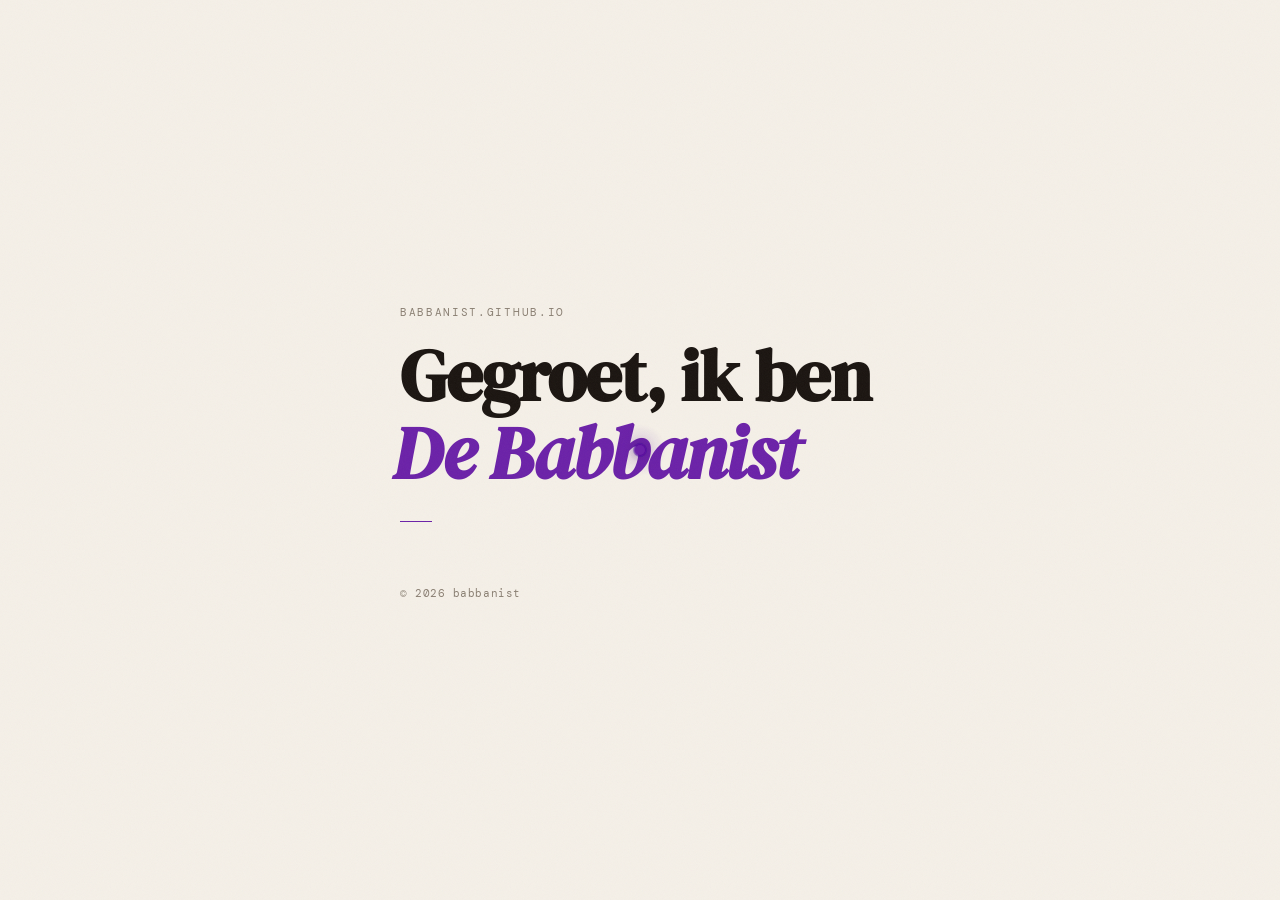
<file: index.html>
<!DOCTYPE html>
<html lang="nl">
<head>
  <meta charset="UTF-8">
  <meta name="viewport" content="width=device-width, initial-scale=1.0">
  <title>babbanist</title>
  <link href="https://fonts.googleapis.com/css2?family=DM+Mono:ital@0;1&family=DM+Serif+Display:ital@0;1&display=swap" rel="stylesheet">
  <style>
    *, *::before, *::after { box-sizing: border-box; margin: 0; padding: 0; }

    :root {
      --bg:     #f5f0e8;
      --ink:    #1a1410;
      --muted:  #8a7f72;
      --accent: #6b21a8;
    }

    html, body {
      height: 100%;
    }

    body {
      background-color: #f5f0e8;
      background-color: var(--bg);
      color: #1a1410;
      color: var(--ink);
      font-family: 'DM Mono', monospace;
      display: flex;
      align-items: center;
      justify-content: center;
      min-height: 100vh;
      padding: 2rem;
      cursor: none;
      transition: background-color 0.45s ease;
    }

    /* ── Grain ──────────────────────────────────────────────────── */
    .grain {
      position: fixed;
      inset: 0;
      pointer-events: none;
      opacity: 0.045;
      background-image: url("data:image/svg+xml,%3Csvg viewBox='0 0 256 256' xmlns='http://www.w3.org/2000/svg'%3E%3Cfilter id='noise'%3E%3CfeTurbulence type='fractalNoise' baseFrequency='0.9' numOctaves='4' stitchTiles='stitch'/%3E%3C/filter%3E%3Crect width='100%25' height='100%25' filter='url(%23noise)'/%3E%3C/svg%3E");
      background-size: 200px;
      z-index: 10;
      animation: grainShift 8s steps(1) infinite;
    }

    @keyframes grainShift {
      0%  { background-position:   0%   0%; }
      10% { background-position:  -5% -10%; }
      20% { background-position: -15%   5%; }
      30% { background-position:   7% -15%; }
      40% { background-position:  -5%  20%; }
      50% { background-position: -20%  10%; }
      60% { background-position:  15%   5%; }
      70% { background-position:   0%  15%; }
      80% { background-position:   3%  35%; }
      90% { background-position: -10%  10%; }
    }

    /* ── Custom cursor ──────────────────────────────────────────── */
    .cursor {
      position: fixed;
      width: 10px;
      height: 10px;
      background: #6b21a8;
      background: var(--accent);
      border-radius: 50%;
      pointer-events: none;
      z-index: 9999;
      transform: translate(-50%, -50%);
      transition: width 0.2s ease, height 0.2s ease, opacity 0.2s ease, background-color 0.45s ease;
    }

    .cursor.expanded {
      width: 28px;
      height: 28px;
      opacity: 0.45;
    }

    /* ── Staggered entrance ─────────────────────────────────────── */
    [data-stagger] {
      opacity: 0;
      transform: translateY(20px);
    }

    [data-stagger].visible {
      animation: appear 0.8s cubic-bezier(0.22, 1, 0.36, 1) forwards;
    }

    @keyframes appear {
      to { opacity: 1; transform: translateY(0); }
    }

    /* ── Layout ─────────────────────────────────────────────────── */
    main {
      max-width: 480px;
      width: 100%;
    }

    /* ── Label with blur effect ─────────────────────────────────── */
    .label-wrap {
      position: relative;
      display: inline-block;
      margin-bottom: 1.2rem;
    }

    .label {
      font-size: 0.7rem;
      letter-spacing: 0.15em;
      text-transform: uppercase;
      color: #8a7f72;
      color: var(--muted);
      user-select: none;
    }

    .label-blurred {
      position: absolute;
      inset: 0;
      font-size: 0.7rem;
      letter-spacing: 0.15em;
      text-transform: uppercase;
      color: #8a7f72;
      color: var(--muted);
      filter: blur(5px);
      pointer-events: none;
      -webkit-mask-image: radial-gradient(circle 55px at var(--mx, -200px) var(--my, -200px), black 0%, transparent 80%);
              mask-image: radial-gradient(circle 55px at var(--mx, -200px) var(--my, -200px), black 0%, transparent 80%);
    }

    /* ── Heading ────────────────────────────────────────────────── */
    h1 {
      font-family: 'DM Serif Display', serif;
      font-size: clamp(2.8rem, 8vw, 4.5rem);
      line-height: 1.05;
      margin-bottom: 1.6rem;
      letter-spacing: -0.02em;
    }

    h1 em {
      font-style: italic;
      color: #6b21a8;
      color: var(--accent);
      display: inline-block;
      transition: color 0.45s ease;
    }

    /* ── Divider ────────────────────────────────────────────────── */
    .divider {
      width: 2rem;
      height: 1px;
      background: #6b21a8;
      background: var(--accent);
      margin: 2rem 0;
      transform-origin: left center;
      transition: background-color 0.45s ease;
    }

    .divider[data-stagger].visible {
      animation: dividerGrow 0.6s cubic-bezier(0.22, 1, 0.36, 1) forwards;
    }

    @keyframes dividerGrow {
      from { opacity: 1; transform: scaleX(0) translateY(0); }
      to   { opacity: 1; transform: scaleX(1) translateY(0); }
    }

    /* ── Footer ─────────────────────────────────────────────────── */
    footer {
      margin-top: 4rem;
      font-size: 0.68rem;
      color: #8a7f72;
      color: var(--muted);
      letter-spacing: 0.05em;
    }
  </style>
</head>
<body>
  <div class="grain"></div>
  <div class="cursor"></div>
  <main>
    <div class="label-wrap" data-stagger="0">
      <p class="label">babbanist.github.io</p>
      <p class="label label-blurred" aria-hidden="true">babbanist.github.io</p>
    </div>
    <h1 data-stagger="1">Gegroet, ik ben<br><em>De Babbanist</em></h1>
    <div class="divider" data-stagger="2"></div>
    <footer data-stagger="3">© 2026 babbanist</footer>
  </main>
  <script src="script.js"></script>
</body>
</html>
</file>
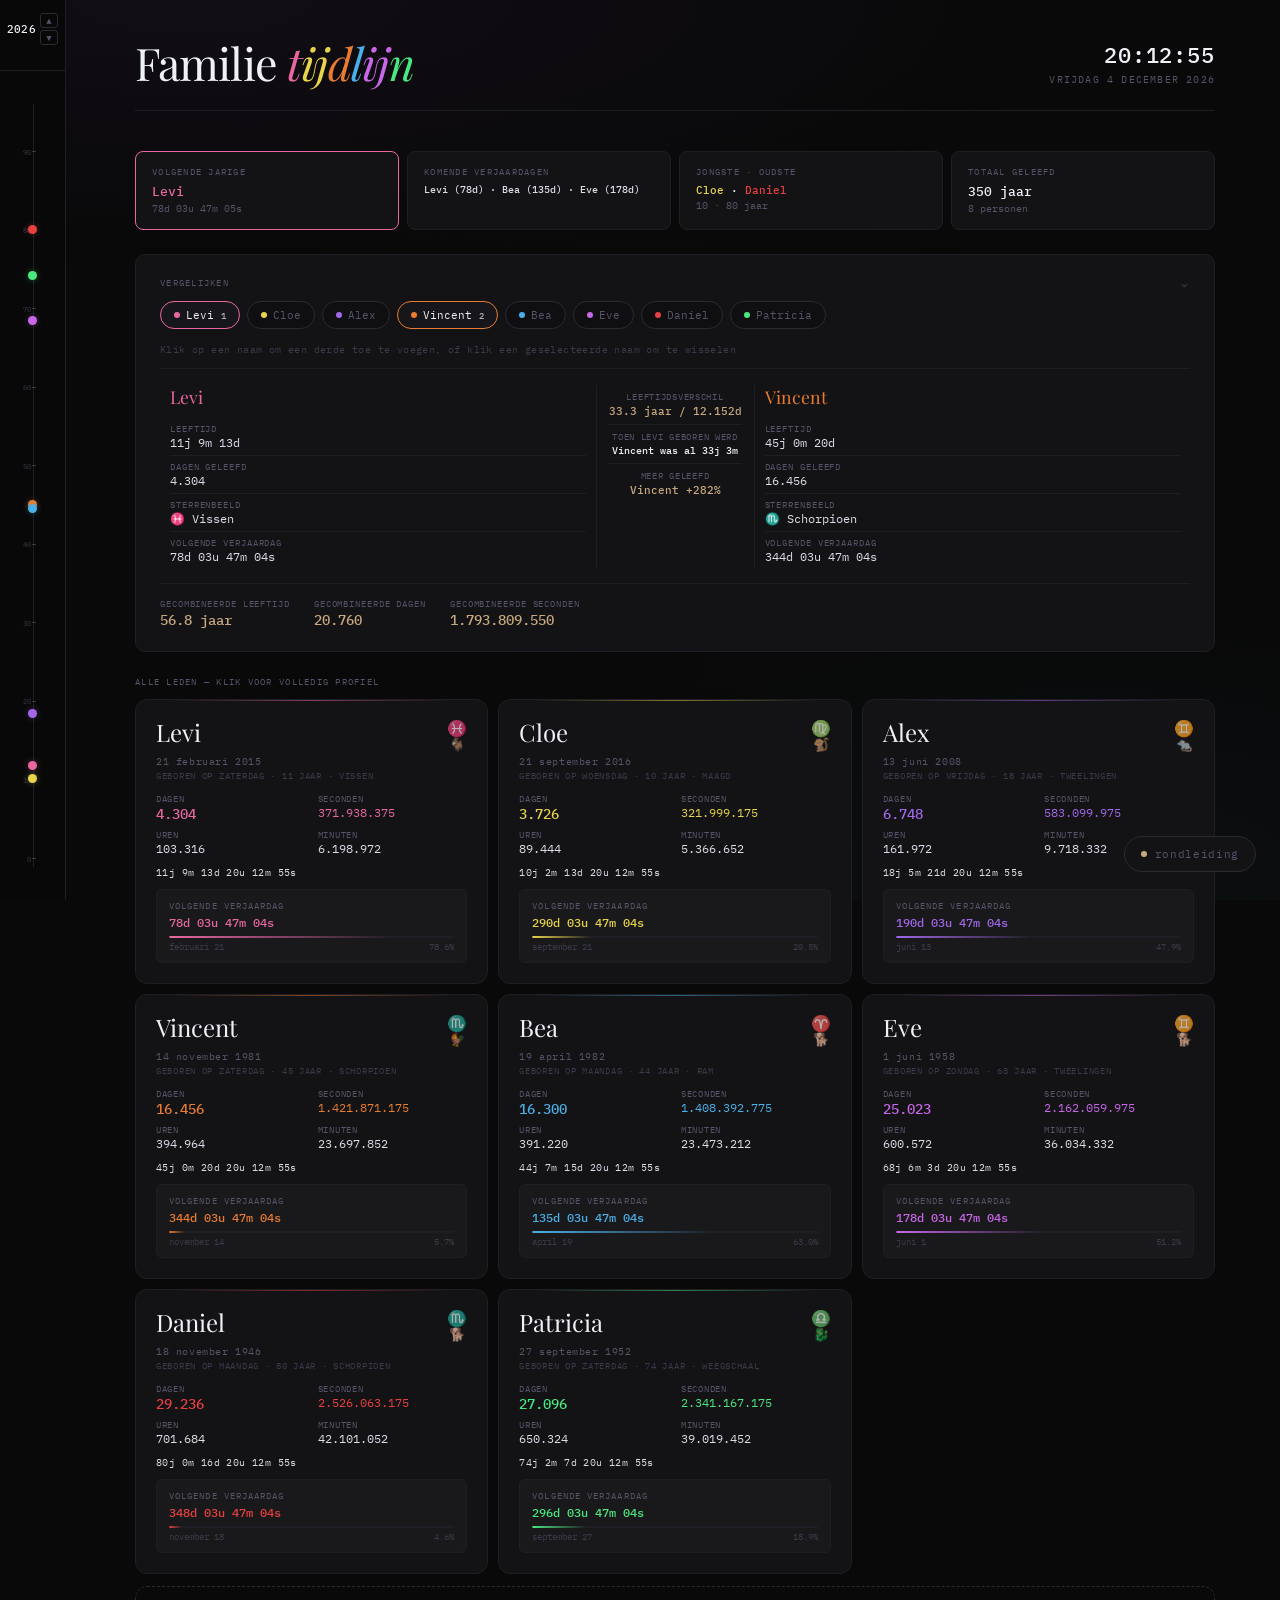
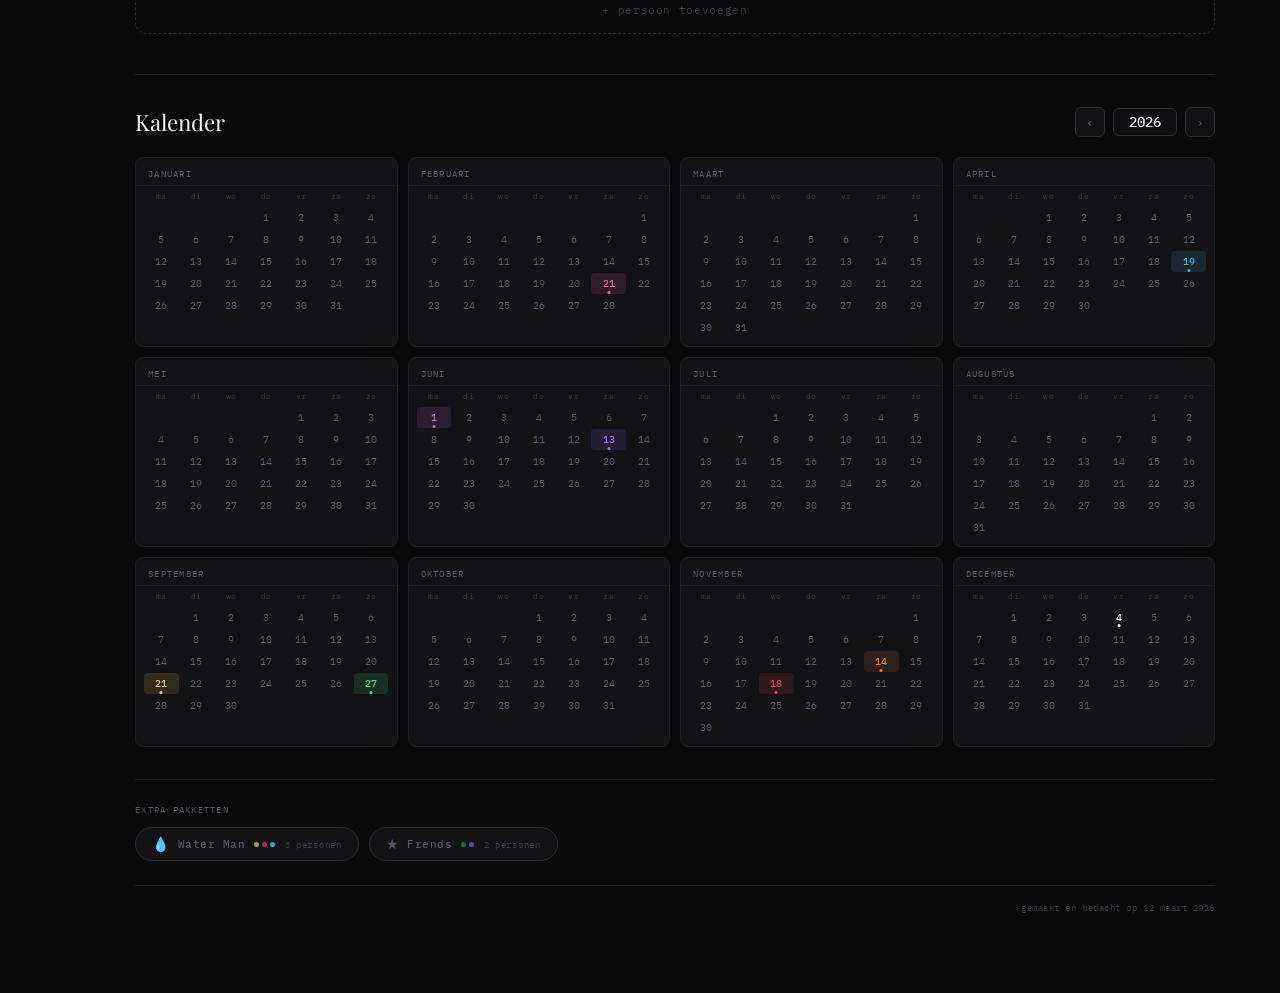
<file: family.html>
<!DOCTYPE html>
<html lang="nl">
<head>
<meta charset="UTF-8">
<meta name="viewport" content="width=device-width, initial-scale=1.0">
<title>Familie</title>
<link href="https://fonts.googleapis.com/css2?family=Playfair+Display:ital,wght@0,400;0,500;1,400&family=IBM+Plex+Mono:wght@300;400;500&display=swap" rel="stylesheet">
<style>
*, *::before, *::after { box-sizing:border-box; margin:0; padding:0; }
:root {
  --bg:#090909; --surface:#0f0f11; --card:#131316; --card-hover:#17171b;
  --border:#1e1e24; --border-light:#2a2a33; --text:#dddde8;
  --muted:#55556a; --muted2:#3a3a4a; --white:#f0f0f8;
  --ff-serif:'Playfair Display',Georgia,serif;
  --ff-mono:'IBM Plex Mono',monospace;
}
body { background:var(--bg); color:var(--text); font-family:var(--ff-mono); min-height:100vh; padding:40px 20px 80px; overflow-x:hidden; }
body::before { content:''; position:fixed; inset:0; background:radial-gradient(ellipse 120% 50% at 15% 0%,rgba(168,103,232,.055),transparent 60%),radial-gradient(ellipse 90% 60% at 85% 100%,rgba(103,181,232,.04),transparent 60%),radial-gradient(ellipse 55% 45% at 50% 48%,rgba(200,169,126,.022),transparent 70%); pointer-events:none; z-index:0; }
.wrap { max-width:1080px; margin:0 auto; position:relative; z-index:1; }

/* HEADER */
.header { display:flex; justify-content:space-between; align-items:flex-end; margin-bottom:40px; padding-bottom:24px; border-bottom:1px solid var(--border); }
.header h1 { font-family:var(--ff-serif); font-size:2.8rem; font-weight:400; color:var(--white); letter-spacing:-.02em; line-height:1; }
.header h1 em { font-style:italic; }
.h1-letter { transition:color .4s ease; }
.clock-block { text-align:right; }
.clock-time { font-size:1.4rem; font-weight:500; color:var(--white); letter-spacing:.04em; font-variant-numeric:tabular-nums; }
.clock-date { font-size:10px; color:var(--muted); letter-spacing:.12em; text-transform:uppercase; margin-top:4px; }

/* OVERVIEW */
.overview { display:grid; grid-template-columns:repeat(4,1fr); gap:8px; margin-bottom:24px; }
.ov { background:var(--card); border:1px solid var(--border); border-radius:8px; padding:14px 16px; animation:fadeUp .4s ease both; }
.ov-label { font-size:9px; color:var(--muted); letter-spacing:.14em; text-transform:uppercase; margin-bottom:6px; }
.ov-value { font-size:13px; color:var(--white); font-weight:500; white-space:nowrap; overflow:hidden; text-overflow:ellipsis; }
.ov-sub { font-size:10px; color:var(--muted); margin-top:2px; }
.ov.next { border-color:var(--next-color,var(--border)); }

/* HIDDEN PANEL */
.hidden-panel { background:var(--card); border:1px solid var(--border); border-radius:10px; padding:18px 20px; margin-bottom:24px; display:none; }
.hidden-panel.has-items { display:block; }
.hidden-panel-title { font-size:9px; color:var(--muted); letter-spacing:.14em; text-transform:uppercase; margin-bottom:12px; }
.hidden-chips { display:flex; flex-wrap:wrap; gap:8px; }
.hidden-chip { display:flex; align-items:center; gap:7px; background:var(--surface); border:1px solid var(--border-light); border-radius:20px; padding:6px 12px 6px 10px; cursor:pointer; transition:border-color .2s; -webkit-tap-highlight-color:transparent; }
.hidden-chip:hover { border-color:var(--muted); }
.hidden-chip-dot { width:7px; height:7px; border-radius:50%; flex-shrink:0; }
.hidden-chip-name { font-family:var(--ff-mono); font-size:11px; color:var(--text); }
.hidden-chip-add { font-size:13px; color:var(--muted); line-height:1; }

/* SPECTRUM */
.spectrum-wrap { background:var(--card); border:1px solid var(--border); border-radius:10px; padding:20px 24px 32px; margin-bottom:24px; }
.spectrum-header { display:flex; align-items:center; justify-content:space-between; margin-bottom:28px; gap:12px; flex-wrap:wrap; }
.spectrum-title { font-size:9px; color:var(--muted); letter-spacing:.14em; text-transform:uppercase; }
.spectrum-year-widget { display:flex; align-items:center; gap:7px; }
.spectrum-year-box { background:var(--surface); border:1px solid var(--border-light); border-radius:6px; color:var(--white); font-family:var(--ff-mono); font-size:12px; font-weight:500; padding:5px 10px; cursor:ns-resize; user-select:none; -webkit-user-select:none; font-variant-numeric:tabular-nums; letter-spacing:.04em; transition:border-color .2s; }
.spectrum-year-box:hover { border-color:var(--muted); }
.spectrum-now-btn { background:none; border:1px solid var(--border-light); border-radius:6px; color:var(--muted); font-family:var(--ff-mono); font-size:10px; padding:5px 10px; cursor:pointer; transition:border-color .15s,color .15s; white-space:nowrap; -webkit-tap-highlight-color:transparent; }
.spectrum-now-btn:hover { border-color:var(--muted); color:var(--white); }
.spectrum-now-btn.hidden { display:none; }
.spectrum { position:relative; height:52px; }
.spectrum-axis { position:absolute; bottom:0; left:0; right:0; height:1px; background:var(--border); }
.spectrum-dot { position:absolute; bottom:0; transform:translateX(-50%); display:flex; flex-direction:column; align-items:center; cursor:pointer; }
.spectrum-dot-circle { width:8px; height:8px; border-radius:50%; position:relative; bottom:-4px; transition:transform .2s; }
.spectrum-dot:hover .spectrum-dot-circle { transform:scale(1.6); }
.spectrum-dot-label { position:absolute; bottom:12px; font-size:10px; white-space:nowrap; font-weight:500; }
.spectrum-dot-age { position:absolute; bottom:-20px; font-size:9px; color:var(--muted); white-space:nowrap; font-variant-numeric:tabular-nums; }
.spectrum-tick { position:absolute; bottom:0; transform:translateX(-50%); font-size:8px; color:var(--muted2); padding-bottom:6px; }
.spectrum-tick::before { content:''; position:absolute; bottom:0; left:50%; transform:translateX(-50%); width:1px; height:4px; background:var(--muted2); }
.spectrum-dot-hide { position:absolute; bottom:16px; right:-10px; background:var(--card); border:1px solid var(--border); border-radius:50%; width:16px; height:16px; font-size:9px; display:flex; align-items:center; justify-content:center; cursor:pointer; opacity:0; transition:opacity .15s; line-height:1; color:var(--muted); }
.spectrum-dot:hover .spectrum-dot-hide { opacity:1; }

/* COMPARE */
.compare-wrap { background:var(--card); border:1px solid var(--border); border-radius:10px; padding:20px 24px; margin-bottom:24px; }
.compare-title { font-size:9px; color:var(--muted); letter-spacing:.14em; text-transform:uppercase; margin-bottom:0; display:flex; align-items:center; justify-content:space-between; cursor:pointer; user-select:none; -webkit-user-select:none; -webkit-tap-highlight-color:transparent; }
.compare-title:hover { color:var(--text); }
.compare-toggle-icon { font-size:14px; color:var(--muted2); transition:transform .35s ease; line-height:1; }
.compare-toggle-icon.open { transform:rotate(180deg); }
.compare-body { overflow:hidden; max-height:800px; transition:max-height .4s cubic-bezier(.4,0,.2,1),opacity .3s ease,margin-top .3s ease; opacity:1; margin-top:12px; }
.compare-body.collapsed { max-height:0; opacity:0; margin-top:0; }
.compare-picker { display:flex; flex-wrap:wrap; gap:7px; margin-bottom:14px; }
.cmp-chip { display:flex; align-items:center; gap:6px; border:1px solid var(--border-light); border-radius:20px; padding:6px 13px; cursor:pointer; font-family:var(--ff-mono); font-size:11px; color:var(--muted); background:var(--surface); transition:border-color .15s,color .15s,background .15s; -webkit-tap-highlight-color:transparent; user-select:none; -webkit-user-select:none; }
.cmp-chip:hover { border-color:var(--muted); color:var(--text); }
.cmp-chip.selected { color:var(--white); background:var(--card-hover); }
.cmp-chip-dot { width:6px; height:6px; border-radius:50%; flex-shrink:0; }
.cmp-chip-badge { font-size:9px; font-weight:500; margin-left:1px; opacity:.7; }
.cmp-hint { font-size:10px; color:var(--muted2); margin-bottom:12px; letter-spacing:.04em; }
.compare-results { display:none; border-top:1px solid var(--border); padding-top:16px; }
.compare-results.visible { display:block; }
.compare-cols { display:grid; gap:0; }
.compare-cols.two { grid-template-columns:1fr auto 1fr; }
.compare-cols.three { grid-template-columns:1fr auto 1fr auto 1fr; }
.compare-side { padding:0 10px; }
.compare-side-name { font-family:var(--ff-serif); font-size:1.1rem; color:var(--white); margin-bottom:10px; }
.compare-stat { padding:5px 0; border-bottom:1px solid var(--border); }
.compare-stat:last-child { border-bottom:none; }
.compare-stat-label { font-size:9px; color:var(--muted); letter-spacing:.1em; text-transform:uppercase; }
.compare-stat-val { font-size:12px; color:var(--text); margin-top:1px; font-variant-numeric:tabular-nums; }
.compare-middle { padding:0 12px; display:flex; flex-direction:column; align-items:center; border-left:1px solid var(--border); border-right:1px solid var(--border); }
.compare-mid-item { text-align:center; padding:6px 0; width:100%; border-bottom:1px solid var(--border); }
.compare-mid-item:last-child { border-bottom:none; }
.compare-mid-label { font-size:9px; color:var(--muted); letter-spacing:.08em; text-transform:uppercase; }
.compare-mid-val { font-size:11px; color:var(--white); margin-top:2px; font-weight:500; }
.compare-mid-val.accent { color:#c8a97e; }
.compare-combined { margin-top:14px; padding:14px 0 2px; border-top:1px solid var(--border); display:flex; gap:24px; flex-wrap:wrap; }
.compare-combined-item { display:flex; flex-direction:column; gap:2px; }
.compare-combined-label { font-size:9px; color:var(--muted); letter-spacing:.1em; text-transform:uppercase; }
.compare-combined-val { font-size:14px; color:#c8a97e; font-weight:500; font-variant-numeric:tabular-nums; }

/* CARDS */
.section-label { font-size:9px; color:var(--muted); letter-spacing:.14em; text-transform:uppercase; margin-bottom:12px; }
.cards { display:grid; grid-template-columns:repeat(3,1fr); gap:10px; }
.card { background:var(--card); border:1px solid var(--border); border-radius:12px; padding:20px; position:relative; overflow:hidden; transition:border-color .25s,background .25s; animation:fadeUp .5s ease both; cursor:pointer; -webkit-tap-highlight-color:transparent; }
.card:hover { background:var(--card-hover); }
.card-topline { position:absolute; top:0; left:0; right:0; height:1px; opacity:.5; }
.card-header { display:flex; justify-content:space-between; align-items:flex-start; margin-bottom:4px; }
.card-name { font-family:var(--ff-serif); font-size:1.5rem; font-weight:400; color:var(--white); line-height:1; }
.card-icons { display:flex; flex-direction:column; align-items:center; gap:2px; line-height:1; opacity:.7; }
.card-zodiac { font-size:16px; line-height:1; }
.card-cn { font-size:13px; line-height:1; }
.card-dob { font-size:10px; color:var(--muted); margin-bottom:2px; letter-spacing:.06em; }
.card-weekday { font-size:9px; color:var(--muted2); letter-spacing:.08em; text-transform:uppercase; margin-bottom:12px; }
.stats-grid { display:grid; grid-template-columns:1fr 1fr; gap:6px 12px; margin-bottom:10px; }
.stat { display:flex; flex-direction:column; gap:1px; }
.stat-l { font-size:9px; color:var(--muted); text-transform:uppercase; letter-spacing:.08em; }
.stat-v { font-size:12px; color:var(--text); font-variant-numeric:tabular-nums; }
.stat-v.big { font-size:14px; color:var(--white); font-weight:500; }
.exact-time { font-size:10px; color:var(--muted); font-variant-numeric:tabular-nums; margin-bottom:10px; letter-spacing:.04em; }
.exact-time span { color:var(--text); }
.bd-block { background:rgba(255,255,255,.025); border:1px solid var(--border); border-radius:6px; padding:10px 12px; }
.bd-label { font-size:9px; color:var(--muted); letter-spacing:.12em; text-transform:uppercase; margin-bottom:4px; }
.bd-countdown { font-size:12px; font-weight:500; font-variant-numeric:tabular-nums; margin-bottom:6px; }
.bd-today { font-size:12px; color:#7ec880; font-weight:500; }
.bd-bar { height:2px; background:var(--border); border-radius:2px; overflow:hidden; }
.bd-fill { height:100%; border-radius:2px; }
.bd-prog-label { display:flex; justify-content:space-between; margin-top:3px; font-size:9px; color:var(--muted2); }
.card-hint { position:absolute; bottom:10px; right:12px; font-size:9px; color:var(--muted2); opacity:0; transition:opacity .2s; letter-spacing:.06em; pointer-events:none; }
.card:hover .card-hint { opacity:1; }
.card-hide-btn { position:absolute; top:10px; right:10px; background:none; border:none; color:var(--muted2); font-size:15px; cursor:pointer; opacity:0; transition:opacity .2s,color .2s; padding:2px 4px; line-height:1; z-index:2; -webkit-tap-highlight-color:transparent; }
.card:hover .card-hide-btn { opacity:1; }
.card-hide-btn:hover { color:var(--muted); }

/* FULLSCREEN */
.fs-overlay { position:fixed; inset:0; z-index:1000; display:none; overflow-y:auto; -webkit-overflow-scrolling:touch; }
.fs-overlay.open { display:block; }
.fs-bg { position:fixed; inset:0; background:rgba(5,5,7,.97); }
.fs-content { position:relative; z-index:2; min-height:100vh; padding:48px 24px 100px; max-width:860px; margin:0 auto; }
.fs-close { position:fixed; top:20px; right:20px; background:var(--card); border:1px solid var(--border); border-radius:50%; width:40px; height:40px; cursor:pointer; display:flex; align-items:center; justify-content:center; color:var(--muted); font-size:18px; z-index:10; font-family:sans-serif; -webkit-tap-highlight-color:transparent; }
.fs-hero { display:flex; align-items:flex-end; justify-content:space-between; margin-bottom:36px; padding-bottom:24px; border-bottom:1px solid var(--border); gap:20px; flex-wrap:wrap; }
.fs-name { font-family:var(--ff-serif); font-size:clamp(2.5rem,7vw,5rem); font-weight:400; color:var(--white); line-height:.95; margin-bottom:12px; }
.fs-name em { font-style:italic; }
.fs-meta { font-size:11px; color:var(--muted); letter-spacing:.08em; line-height:2; text-transform:uppercase; }
.fs-age-hero { text-align:right; flex-shrink:0; }
.fs-age-big { font-family:var(--ff-serif); font-size:clamp(2.5rem,5vw,4rem); line-height:1; }
.fs-age-label { font-size:9px; color:var(--muted); letter-spacing:.14em; text-transform:uppercase; margin-top:4px; }
.fs-live-strip { display:grid; grid-template-columns:repeat(4,1fr); gap:8px; margin-bottom:24px; }
.fs-live-card { background:var(--card); border:1px solid var(--border); border-radius:8px; padding:14px; }
.fs-live-label { font-size:9px; color:var(--muted); letter-spacing:.1em; text-transform:uppercase; margin-bottom:6px; }
.fs-live-val { font-size:1rem; color:var(--white); font-weight:500; font-variant-numeric:tabular-nums; }
.fs-section { margin-bottom:22px; }
.fs-section-title { font-size:9px; color:var(--muted); letter-spacing:.14em; text-transform:uppercase; flex:1; transition:color .15s; }
.fs-grid { display:grid; grid-template-columns:repeat(3,1fr); gap:8px; }
.fs-item { background:var(--card); border:1px solid var(--border); border-radius:8px; padding:12px 14px; }
.fs-item-label { font-size:9px; color:var(--muted); letter-spacing:.1em; text-transform:uppercase; margin-bottom:4px; }
.fs-item-val { font-size:13px; color:var(--white); font-variant-numeric:tabular-nums; }
.fs-item-sub { font-size:10px; color:var(--muted2); margin-top:2px; }
.fs-pulse-row { display:flex; align-items:center; gap:12px; background:var(--card); border:1px solid var(--border); border-radius:8px; padding:14px 16px; }
.pulse-dot { width:7px; height:7px; border-radius:50%; animation:pulse 1.4s ease-in-out infinite; flex-shrink:0; }
.pulse-label { font-size:10px; color:var(--muted); text-transform:uppercase; letter-spacing:.08em; }
.pulse-val { font-size:12px; color:var(--white); font-variant-numeric:tabular-nums; }
.bd-ring-wrap { display:flex; align-items:center; gap:20px; background:var(--card); border:1px solid var(--border); border-radius:8px; padding:16px 20px; }
.bd-ring { position:relative; width:76px; height:76px; flex-shrink:0; }
.bd-ring svg { width:76px; height:76px; transform:rotate(-90deg); }
.bd-ring-pct { position:absolute; inset:0; display:flex; align-items:center; justify-content:center; font-size:11px; font-weight:500; color:var(--white); }
.bd-ring-cd { font-size:.95rem; font-weight:500; font-variant-numeric:tabular-nums; margin-bottom:4px; }
.bd-ring-sub { font-size:10px; color:var(--muted); line-height:1.7; }
.funfacts { display:grid; grid-template-columns:1fr 1fr; gap:8px; }
.funfact { background:var(--card); border:1px solid var(--border); border-radius:8px; padding:12px 14px; font-size:11px; color:var(--muted); line-height:1.5; }
.funfact strong { color:var(--white); display:block; margin-bottom:3px; font-size:12px; }
.timeline { display:flex; flex-direction:column; }
.tl-item { display:grid; grid-template-columns:56px 12px 1fr; gap:0 12px; align-items:stretch; }
.tl-age { font-family:var(--ff-serif); font-size:1.2rem; text-align:right; padding:4px 0; opacity:.65; line-height:1.2; }
.tl-line-wrap { display:flex; flex-direction:column; align-items:center; }
.tl-dot { width:7px; height:7px; border-radius:50%; flex-shrink:0; margin-top:8px; }
.tl-line { width:1px; flex:1; background:var(--border); margin-top:2px; }
.tl-item:last-child .tl-line { display:none; }
.tl-body { padding:6px 0 18px; }
.tl-title { font-size:12px; color:var(--white); font-weight:500; margin-bottom:2px; }
.tl-date { font-size:10px; color:var(--muted); }
.tl-future .tl-age { opacity:.2; }
.tl-future .tl-title { color:var(--muted); }

/* TOUR */
.tour-btn { position:fixed; bottom:28px; right:24px; z-index:500; background:var(--card); border:1px solid var(--border-light); border-radius:24px; color:var(--muted); font-family:var(--ff-mono); font-size:11px; padding:10px 16px; cursor:pointer; display:flex; align-items:center; gap:8px; letter-spacing:.06em; transition:border-color .2s,color .2s,box-shadow .2s; -webkit-tap-highlight-color:transparent; }
.tour-btn:hover { color:var(--white); border-color:var(--muted); box-shadow:0 0 20px rgba(255,255,255,.05); }
.tour-btn-dot { width:6px; height:6px; border-radius:50%; background:#c8a97e; flex-shrink:0; }
.tour-overlay { position:fixed; inset:0; z-index:2000; display:none; pointer-events:none; }
.tour-overlay.open { display:block; pointer-events:all; }
.tour-dim { position:fixed; inset:0; background:rgba(0,0,0,.75); }
.tour-spotlight { position:fixed; border-radius:12px; box-shadow:0 0 0 9999px rgba(0,0,0,.75); border:1px solid rgba(255,255,255,.12); transition:all .35s cubic-bezier(.4,0,.2,1); pointer-events:none; z-index:2001; opacity:0; }
.tour-card { position:fixed; z-index:2003; background:#191920; border:1px solid var(--border-light); border-radius:12px; padding:20px 22px; max-width:300px; min-width:220px; box-shadow:0 8px 40px rgba(0,0,0,.7); transition:top .35s cubic-bezier(.4,0,.2,1),left .35s cubic-bezier(.4,0,.2,1); }
.tour-step-label { font-size:9px; color:var(--muted); letter-spacing:.14em; text-transform:uppercase; margin-bottom:8px; }
.tour-title { font-family:var(--ff-serif); font-size:1.1rem; color:var(--white); margin-bottom:8px; line-height:1.2; }
.tour-body { font-size:11px; color:var(--muted); line-height:1.65; margin-bottom:16px; }
.tour-body strong { color:var(--text); }
.tour-nav { display:flex; align-items:center; justify-content:space-between; gap:8px; }
.tour-nav-btns { display:flex; gap:8px; }
.tour-btn-nav { background:none; border:1px solid var(--border-light); border-radius:6px; color:var(--muted); font-family:var(--ff-mono); font-size:11px; padding:6px 12px; cursor:pointer; transition:border-color .15s,color .15s; }
.tour-btn-nav:hover { border-color:var(--muted); color:var(--white); }
.tour-btn-nav.primary { background:#c8a97e22; border-color:#c8a97e66; color:#c8a97e; }
.tour-btn-nav.primary:hover { background:#c8a97e33; border-color:#c8a97e; }
.tour-dots { display:flex; gap:5px; align-items:center; }
.tour-dot { width:5px; height:5px; border-radius:50%; background:var(--muted2); transition:background .2s,transform .2s; }
.tour-dot.active { background:#c8a97e; transform:scale(1.3); }

/* CALENDAR */
.cal-wrap { margin-top:40px; padding-top:32px; border-top:1px solid var(--border); }
.cal-header-row { display:flex; align-items:center; justify-content:space-between; margin-bottom:20px; gap:12px; flex-wrap:wrap; }
.cal-title { font-family:var(--ff-serif); font-size:1.4rem; font-weight:400; color:var(--white); }
.cal-year-nav { display:flex; align-items:center; gap:8px; }
.cal-year-btn { background:var(--card); border:1px solid var(--border-light); border-radius:6px; color:var(--muted); font-family:var(--ff-mono); font-size:13px; width:30px; height:30px; cursor:pointer; display:flex; align-items:center; justify-content:center; transition:color .15s,border-color .15s; -webkit-tap-highlight-color:transparent; }
.cal-year-btn:hover { color:var(--white); border-color:var(--muted); }
.cal-year-input { background:var(--surface); border:1px solid var(--border-light); border-radius:6px; color:var(--white); font-family:var(--ff-mono); font-size:14px; font-weight:500; width:64px; text-align:center; padding:4px 6px; outline:none; -moz-appearance:textfield; }
.cal-year-input::-webkit-outer-spin-button,.cal-year-input::-webkit-inner-spin-button { -webkit-appearance:none; }
.cal-grid { display:grid; grid-template-columns:repeat(4,1fr); gap:10px; }
.cal-month { background:var(--card); border:1px solid var(--border); border-radius:8px; overflow:hidden; }
.cal-month-name { font-size:9px; color:var(--muted); letter-spacing:.14em; text-transform:uppercase; padding:10px 12px 6px; border-bottom:1px solid var(--border); }
.cal-days-head { display:grid; grid-template-columns:repeat(7,1fr); padding:5px 8px 3px; }
.cal-dh { font-size:8px; color:var(--muted2); text-align:center; letter-spacing:.06em; }
.cal-days { display:grid; grid-template-columns:repeat(7,1fr); padding:3px 8px 8px; gap:1px 0; }
.cal-day { font-size:10px; color:var(--muted); text-align:center; padding:2px 1px; border-radius:3px; position:relative; font-variant-numeric:tabular-nums; line-height:1.7; cursor:default; }
.cal-day.today { color:var(--white); font-weight:500; }
.cal-day.today::after { content:''; position:absolute; bottom:1px; left:50%; transform:translateX(-50%); width:3px; height:3px; border-radius:50%; background:var(--white); }
.cal-day.has-bd { border-radius:4px; font-weight:500; cursor:pointer; }
.cal-day.has-bd:hover { filter:brightness(1.3); }
.cal-day.empty { pointer-events:none; }
.cal-day-dot-wrap { position:absolute; bottom:0; left:50%; transform:translateX(-50%); display:flex; gap:1px; }
.cal-day-dot { width:3px; height:3px; border-radius:50%; }

/* TOOLTIP */
.cal-tooltip { position:fixed; background:#1e1e28; border:1px solid var(--border-light); border-radius:6px; padding:5px 10px; font-size:11px; color:var(--white); font-family:var(--ff-mono); pointer-events:none; z-index:3000; white-space:nowrap; transform:translate(-50%,-110%); opacity:0; transition:opacity .15s; }
.cal-tooltip.visible { opacity:1; }

/* CREDIT */
.credit { text-align:right; font-size:9px; color:var(--muted2); letter-spacing:.06em; margin-top:24px; padding-top:16px; border-top:1px solid var(--border); }

/* PACKS */
.packs-section { margin-top:32px; padding-top:24px; border-top:1px solid var(--border); }
.packs-label { font-size:9px; color:var(--muted); letter-spacing:.14em; text-transform:uppercase; margin-bottom:12px; }
.packs-list { display:flex; flex-wrap:wrap; gap:10px; }
.pack-btn { background:var(--card); border:1px solid var(--border-light); border-radius:24px; color:var(--muted); font-family:var(--ff-mono); font-size:11px; padding:9px 16px; cursor:pointer; display:flex; align-items:center; gap:8px; letter-spacing:.05em; transition:border-color .2s,color .2s,background .2s; -webkit-tap-highlight-color:transparent; }
.pack-btn:hover { color:var(--text); border-color:var(--muted2); }
.pack-btn.active { background:rgba(255,255,255,.04); border-color:var(--muted); color:var(--white); }
.pack-btn-emoji { font-size:14px; line-height:1; }
.pack-btn-name { font-weight:500; }
.pack-dots { display:flex; gap:3px; align-items:center; }
.pack-member-dot { width:5px; height:5px; border-radius:50%; flex-shrink:0; }
.pack-btn-action { font-size:9px; color:var(--muted2); letter-spacing:.08em; margin-left:2px; }
.pack-btn.active .pack-btn-action { color:var(--muted); }

/* SPECTRUM SIDEBAR */
.spectrum-sidebar { display:none; position:fixed; left:0; top:0; bottom:0; width:66px; background:rgba(9,9,9,.97); border-right:1px solid var(--border); z-index:200; flex-direction:column; }
.sp-sb-top { padding:13px 6px 10px; display:flex; flex-direction:column; align-items:center; gap:5px; border-bottom:1px solid var(--border); }
.sp-sb-year-row { display:flex; align-items:center; gap:4px; }
.sp-sb-year { font-family:var(--ff-mono); font-size:11px; font-weight:500; color:var(--white); letter-spacing:.02em; }
.sp-sb-ynav { display:flex; flex-direction:column; gap:2px; }
.sp-sb-btn { background:none; border:1px solid var(--border-light); border-radius:3px; color:var(--muted); font-size:9px; width:18px; height:15px; cursor:pointer; display:flex; align-items:center; justify-content:center; transition:color .15s,border-color .15s; line-height:1; padding:0; font-family:var(--ff-mono); }
.sp-sb-btn:hover { color:var(--white); border-color:var(--muted); }
.sp-sb-now { font-size:8px; color:var(--muted2); cursor:pointer; background:none; border:none; font-family:var(--ff-mono); letter-spacing:.03em; padding:0; opacity:0; transition:opacity .2s,color .15s; pointer-events:none; }
.sp-sb-now.vis { opacity:1; pointer-events:auto; }
.sp-sb-now:hover { color:var(--text); }
.sp-sb-inner { flex:1; position:relative; overflow:hidden; }
.sp-sb-axis { position:absolute; left:33px; top:4%; bottom:4%; width:1px; background:var(--border); }
.sp-sb-tick { position:absolute; right:34px; font-size:7px; color:var(--muted2); font-family:var(--ff-mono); line-height:1; transform:translateY(-50%); }
.sp-sb-tick::after { content:''; position:absolute; right:-5px; top:50%; width:4px; height:1px; background:var(--muted2); transform:translateY(-50%); }
.sp-sb-person { position:absolute; left:0; right:0; display:flex; justify-content:center; align-items:center; height:22px; cursor:pointer; transform:translateY(-50%); }
.sp-sb-dot { width:9px; height:9px; border-radius:50%; flex-shrink:0; transition:transform .2s; }
.sp-sb-person:hover .sp-sb-dot { transform:scale(1.65); }
.sp-sb-tip { position:absolute; left:50px; background:var(--card); border:1px solid var(--border-light); border-radius:6px; padding:5px 10px; font-size:10px; font-family:var(--ff-mono); color:var(--white); white-space:nowrap; opacity:0; transition:opacity .15s; pointer-events:none; top:50%; transform:translateY(-50%); z-index:201; box-shadow:0 4px 20px rgba(0,0,0,.6); }
.sp-sb-tip-age { font-size:8px; color:var(--muted); display:block; margin-top:2px; }
.sp-sb-person:hover .sp-sb-tip { opacity:1; }
@media(min-width:900px) {
  .spectrum-sidebar { display:flex; }
  .spectrum-wrap { display:none; }
  body { padding-left:90px; }
}

/* SPECTRUM MOBILE ARROWS */
.spectrum-arrow-btn { background:none; border:1px solid var(--border-light); border-radius:5px; color:var(--muted); font-family:var(--ff-mono); font-size:12px; width:28px; height:28px; cursor:pointer; display:flex; align-items:center; justify-content:center; transition:color .15s,border-color .15s; -webkit-tap-highlight-color:transparent; }
.spectrum-arrow-btn:hover { color:var(--white); border-color:var(--muted); }

/* CONCEPTION BLOCK */
.conception-block { background:var(--card); border:1px solid var(--border); border-radius:10px; padding:18px 20px; }
.conception-label { font-size:10px; color:var(--muted); letter-spacing:.08em; text-transform:uppercase; margin-bottom:8px; }
.conception-dates { font-family:var(--ff-serif); font-size:1.15rem; color:var(--white); margin-bottom:10px; line-height:1.3; }
.conception-badges { display:flex; flex-wrap:wrap; gap:7px; margin-bottom:10px; }
.conception-badge { display:inline-flex; align-items:center; gap:5px; background:rgba(255,255,255,.035); border:1px solid var(--border-light); border-radius:20px; padding:4px 11px; font-size:10px; color:var(--muted); font-family:var(--ff-mono); }
.conception-note { font-size:10px; color:var(--muted2); line-height:1.6; font-style:italic; }

/* COLLAPSIBLE SECTIONS */
.fs-section-hd { display:flex; align-items:center; justify-content:space-between; padding-bottom:8px; border-bottom:1px solid var(--border); margin-bottom:10px; cursor:pointer; user-select:none; -webkit-user-select:none; }
.fs-section-hd:hover .fs-section-title { color:var(--text); }
.fs-section-controls { display:flex; align-items:center; gap:8px; flex-shrink:0; }
.fs-section-chev { font-size:13px; color:var(--muted2); transition:transform .32s cubic-bezier(.4,0,.2,1); line-height:1; padding-left:4px; }
.fs-section.collapsed .fs-section-chev { transform:rotate(-90deg); }
.fs-section-bd { display:grid; grid-template-rows:1fr; transition:grid-template-rows .35s cubic-bezier(.4,0,.2,1); overflow:hidden; }
.fs-section.collapsed .fs-section-bd { grid-template-rows:0fr; }
.fs-section-bd-inner { overflow:hidden; min-height:0; transition:opacity .25s ease; }
.fs-section.collapsed .fs-section-bd-inner { opacity:0; }

/* COMPARE */
.fs-cmp-btn { background:none; border:1px solid var(--border-light); border-radius:5px; color:var(--muted2); font-family:var(--ff-mono); font-size:9px; padding:3px 8px; cursor:pointer; letter-spacing:.05em; transition:color .15s,border-color .15s,background .15s; white-space:nowrap; -webkit-tap-highlight-color:transparent; }
.fs-cmp-btn:hover { color:var(--text); border-color:var(--muted); }
.fs-cmp-btn.active { color:var(--white); border-color:var(--muted); background:rgba(255,255,255,.05); }
.fs-cmpall-bar { min-height:32px; display:flex; align-items:center; margin-top:14px; }
.fs-cmpall-btn { background:none; border:1px solid var(--border-light); border-radius:6px; color:var(--muted); font-family:var(--ff-mono); font-size:10px; padding:6px 12px; cursor:pointer; transition:color .15s,border-color .15s; -webkit-tap-highlight-color:transparent; }
.fs-cmpall-btn:hover { color:var(--text); border-color:var(--muted); }
.fs-cmpall-active { display:flex; align-items:center; gap:8px; font-size:10px; font-family:var(--ff-mono); flex-wrap:wrap; }
.fs-cmpall-stop { background:none; border:1px solid var(--border-light); border-radius:5px; color:var(--muted); font-family:var(--ff-mono); font-size:9px; padding:3px 8px; cursor:pointer; margin-left:4px; }
.fs-cmpall-stop:hover { color:var(--text); border-color:var(--muted); }
.fs-cmp-picker-wrap { position:absolute; right:0; top:calc(100% + 6px); background:var(--card); border:1px solid var(--border-light); border-radius:8px; padding:6px; z-index:500; box-shadow:0 8px 32px rgba(0,0,0,.75); min-width:150px; }
.cmp-pick-row { display:flex; align-items:center; gap:8px; padding:7px 10px; border-radius:5px; cursor:pointer; font-size:11px; font-family:var(--ff-mono); color:var(--text); transition:background .12s; -webkit-tap-highlight-color:transparent; }
.cmp-pick-row:hover { background:var(--surface); }
.cmp-pick-dot { width:7px; height:7px; border-radius:50%; flex-shrink:0; }
.fs-cmp-panel { margin-top:10px; border-radius:8px; padding:12px 14px; }
.fs-cmp-panel-hd { display:flex; align-items:center; justify-content:space-between; margin-bottom:8px; }
.fs-cmp-panel-name { font-size:11px; font-family:var(--ff-serif); }
.fs-cmp-panel-stop { background:none; border:none; color:var(--muted2); cursor:pointer; font-size:12px; padding:0 2px; line-height:1; }
.fs-cmp-panel-stop:hover { color:var(--text); }
.cmp-val-row { display:flex; align-items:center; justify-content:space-between; padding:4px 0; border-bottom:1px solid rgba(255,255,255,.04); font-size:11px; }
.cmp-val-row:last-child { border-bottom:none; }
.cmp-val-label { color:var(--muted); font-size:9px; letter-spacing:.08em; text-transform:uppercase; }
.cmp-val-val { color:var(--white); font-variant-numeric:tabular-nums; }

/* CARD OPEN ANIM */
@keyframes cardFlipOpen { 0%{transform:perspective(800px) rotateY(0deg) scale(1)} 30%{transform:perspective(800px) rotateY(28deg) scale(1.03)} 60%{transform:perspective(800px) rotateY(-8deg) scale(1.01)} 80%{transform:perspective(800px) rotateY(4deg) scale(1)} 100%{transform:perspective(800px) rotateY(0deg) scale(1)} }
.card.opening { animation:cardFlipOpen .52s cubic-bezier(.25,.46,.45,.94) both; }

/* FS ENTRANCE */
@keyframes fsEntrance { from{opacity:0;transform:translateY(18px)} to{opacity:1;transform:translateY(0)} }
@keyframes fsSlideIn { from{opacity:0;transform:translateY(32px) scale(.97)} to{opacity:1;transform:none} }
.fs-overlay.open .fs-content { animation:fsSlideIn .46s cubic-bezier(.25,.46,.45,.94) both; }

/* SECTION STAGGER */
.fs-section { animation:fsEntrance .38s cubic-bezier(.25,.46,.45,.94) both; }
.fs-section:nth-child(1){ animation-delay:.05s }
.fs-section:nth-child(2){ animation-delay:.10s }
.fs-section:nth-child(3){ animation-delay:.15s }
.fs-section:nth-child(4){ animation-delay:.20s }
.fs-section:nth-child(5){ animation-delay:.25s }

/* HOVER micro-lift on cards */
.card { transition:border-color .25s,background .25s,transform .22s cubic-bezier(.25,.46,.45,.94),box-shadow .22s; }
.card:hover { transform:translateY(-2px); box-shadow:0 8px 28px rgba(0,0,0,.35); }

/* LIVE STRIP FADE */
.fs-live-strip { animation:fsEntrance .4s cubic-bezier(.25,.46,.45,.94) .04s both; }

/* BIRTHDAY LIST */
.bd-analytics { display:grid; grid-template-columns:repeat(3,1fr); gap:8px; margin-bottom:14px; }
.bd-stat { background:var(--surface); border-radius:7px; padding:10px 12px; }
.bd-stat-label { font-size:9px; color:var(--muted); letter-spacing:.08em; text-transform:uppercase; margin-bottom:4px; }
.bd-stat-val { font-size:11px; color:var(--white); }
.bd-row { display:flex; align-items:center; justify-content:space-between; padding:8px 0; border-bottom:1px solid var(--border); font-size:11px; }
.bd-row-age { font-family:var(--ff-serif); font-size:1rem; min-width:32px; }
.bd-row-date { color:var(--text); }
.bd-row-diff { color:var(--muted); font-variant-numeric:tabular-nums; margin-left:8px; }
.bd-more-btn { width:100%; background:none; border:1px dashed var(--border-light); border-radius:6px; color:var(--muted); font-family:var(--ff-mono); font-size:10px; padding:9px; cursor:pointer; margin-top:8px; transition:color .15s,border-color .15s; letter-spacing:.06em; -webkit-tap-highlight-color:transparent; }
.bd-more-btn:hover { color:var(--text); border-color:var(--muted); }

/* ADDER */
.adder-strip { margin-top:12px; }
.adder-trigger { display:flex; align-items:center; justify-content:center; gap:8px; width:100%; background:none; border:1px dashed var(--border-light); border-radius:12px; color:var(--muted2); font-family:var(--ff-mono); font-size:11px; padding:16px; cursor:pointer; transition:color .2s,border-color .2s; letter-spacing:.06em; -webkit-tap-highlight-color:transparent; }
.adder-trigger:hover { color:var(--muted); border-color:var(--muted2); }
.adder-modal-wrap { position:fixed; inset:0; z-index:3000; display:flex; align-items:center; justify-content:center; padding:20px; }
.adder-modal-wrap.hidden { display:none; }
.adder-modal-bg { position:absolute; inset:0; background:rgba(0,0,0,.8); }
.adder-modal { position:relative; z-index:1; background:var(--surface); border:1px solid var(--border-light); border-radius:14px; padding:28px; max-width:400px; width:100%; box-shadow:0 20px 64px rgba(0,0,0,.85); }
.adder-modal-title { font-family:var(--ff-serif); font-size:1.25rem; color:var(--white); margin-bottom:4px; }
.adder-modal-sub { font-size:10px; color:var(--muted); letter-spacing:.08em; margin-bottom:22px; }
.adder-field { margin-bottom:16px; }
.adder-lbl { font-size:9px; color:var(--muted); letter-spacing:.12em; text-transform:uppercase; margin-bottom:6px; display:block; }
.adder-input { width:100%; background:var(--card); border:1px solid var(--border-light); border-radius:7px; color:var(--white); font-family:var(--ff-mono); font-size:13px; padding:10px 12px; outline:none; transition:border-color .15s; }
.adder-input:focus { border-color:var(--muted); }
.adder-input[type=date] { color-scheme:dark; }
.adder-colors { display:flex; gap:8px; flex-wrap:wrap; }
.adder-color { width:26px; height:26px; border-radius:50%; cursor:pointer; border:2px solid transparent; transition:border-color .15s,transform .15s; }
.adder-color.sel { border-color:var(--white); transform:scale(1.2); }
.adder-avatars { display:flex; gap:8px; flex-wrap:wrap; }
.adder-avatar { width:34px; height:34px; border-radius:50%; cursor:pointer; border:2px solid transparent; transition:border-color .15s,transform .15s; overflow:hidden; display:flex; align-items:center; justify-content:center; background:var(--card); }
.adder-avatar svg { width:100%; height:100%; display:block; }
.adder-avatar.sel { border-color:var(--white); transform:scale(1.12); }
.adder-avatar-none { font-size:9px; color:var(--muted2); letter-spacing:.04em; text-transform:uppercase; }
.card-avatar { width:22px; height:22px; border-radius:50%; overflow:hidden; flex-shrink:0; }
.card-avatar svg { width:100%; height:100%; display:block; }
.adder-footer { display:flex; justify-content:flex-end; gap:8px; margin-top:20px; }
.adder-btn-sec { background:none; border:1px solid var(--border-light); border-radius:6px; color:var(--muted); font-family:var(--ff-mono); font-size:11px; padding:8px 16px; cursor:pointer; transition:color .15s,border-color .15s; }
.adder-btn-sec:hover { color:var(--text); border-color:var(--muted); }
.adder-btn-pri { background:rgba(255,255,255,.09); border:1px solid var(--muted); border-radius:6px; color:var(--white); font-family:var(--ff-mono); font-size:11px; padding:8px 20px; cursor:pointer; transition:background .15s; }
.adder-btn-pri:hover { background:rgba(255,255,255,.15); }
.card-remove-btn { position:absolute; bottom:10px; left:12px; background:none; border:none; color:var(--muted2); font-family:var(--ff-mono); font-size:9px; cursor:pointer; opacity:0; transition:opacity .2s,color .2s; padding:0; letter-spacing:.04em; }
.card:hover .card-remove-btn { opacity:1; }
.card-remove-btn:hover { color:var(--text); }

/* ANIMS */
@keyframes fadeUp { from{opacity:0;transform:translateY(12px)} to{opacity:1;transform:translateY(0)} }
@keyframes pulse { 0%,100%{transform:scale(1);opacity:1} 50%{transform:scale(1.8);opacity:.4} }
.card:nth-child(1){animation-delay:.10s}
.card:nth-child(2){animation-delay:.13s}
.card:nth-child(3){animation-delay:.16s}
.card:nth-child(4){animation-delay:.19s}
.card:nth-child(5){animation-delay:.22s}
.card:nth-child(6){animation-delay:.25s}
.card:nth-child(7){animation-delay:.28s}
.card:nth-child(8){animation-delay:.31s}

@media(max-width:800px){
  .cards{grid-template-columns:repeat(2,1fr);}
  .overview{grid-template-columns:repeat(2,1fr);}
  .compare-cols.three{grid-template-columns:1fr;}
  .compare-middle{border:none;border-top:1px solid var(--border);border-bottom:1px solid var(--border);margin:8px 0;}
  .cal-grid{grid-template-columns:repeat(2,1fr);}
}
@media(max-width:520px){
  .cards{grid-template-columns:1fr;}
  .fs-live-strip{grid-template-columns:1fr 1fr;}
  .fs-grid{grid-template-columns:1fr 1fr;}
  .funfacts{grid-template-columns:1fr;}
  .compare-cols.two{grid-template-columns:1fr;}
  .compare-middle{border:none;border-top:1px solid var(--border);border-bottom:1px solid var(--border);margin:8px 0;}
  .cal-grid{grid-template-columns:1fr 1fr;}
}
</style>
</head>
<body>
<div class="spectrum-sidebar" id="spectrum-sidebar">
  <div class="sp-sb-top">
    <div class="sp-sb-year-row">
      <span class="sp-sb-year" id="sp-sb-year">2026</span>
      <div class="sp-sb-ynav">
        <button class="sp-sb-btn" id="sp-sb-up" title="Later jaar">▲</button>
        <button class="sp-sb-btn" id="sp-sb-down" title="Eerder jaar">▼</button>
      </div>
    </div>
    <button class="sp-sb-now" id="sp-sb-now">nu</button>
  </div>
  <div class="sp-sb-inner" id="sp-sb-inner"></div>
</div>

<div class="wrap">
  <header class="header">
    <h1>Familie <em id="tijdlijn-word"><span class="h1-letter">t</span><span class="h1-letter">i</span><span class="h1-letter">j</span><span class="h1-letter">d</span><span class="h1-letter">l</span><span class="h1-letter">i</span><span class="h1-letter">j</span><span class="h1-letter">n</span></em></h1>
    <div class="clock-block">
      <div class="clock-time" id="ct">00:00:00</div>
      <div class="clock-date" id="cd">laden...</div>
    </div>
  </header>

  <div class="overview" id="overview"></div>

  <div class="hidden-panel" id="hidden-panel">
    <div class="hidden-panel-title">Verborgen leden — klik om terug te brengen</div>
    <div class="hidden-chips" id="hidden-chips"></div>
  </div>

  <div class="spectrum-wrap">
    <div class="spectrum-header">
      <div class="spectrum-title">Leeftijdsoverzicht — klik voor profiel</div>
      <div class="spectrum-year-widget">
        <button class="spectrum-now-btn hidden" id="spectrum-now-btn">terug naar nu</button>
        <button class="spectrum-arrow-btn" id="spectrum-arr-prev" title="Eerder jaar">◀</button>
        <div class="spectrum-year-box" id="spectrum-year-box" title="Scroll om jaar te wisselen"></div>
        <button class="spectrum-arrow-btn" id="spectrum-arr-next" title="Later jaar">▶</button>
      </div>
    </div>
    <div class="spectrum" id="spectrum"><div class="spectrum-axis"></div></div>
  </div>

  <div class="compare-wrap">
    <div class="compare-title" id="cmp-toggle">Vergelijken <span class="compare-toggle-icon open" id="cmp-icon">&#8963;</span></div>
    <div class="compare-body" id="cmp-body">
      <div class="compare-picker" id="cmp-picker"></div>
      <div class="cmp-hint" id="cmp-hint">Kies 2 of 3 mensen</div>
      <div class="compare-results" id="cmp-results"></div>
    </div>
  </div>

  <div class="section-label">Alle leden — klik voor volledig profiel</div>
  <div class="cards" id="cards"></div>
  <div class="adder-strip"><button class="adder-trigger" id="adder-trigger">+ persoon toevoegen</button></div>

  <div class="cal-wrap">
    <div class="cal-header-row">
      <div class="cal-title">Kalender</div>
      <div class="cal-year-nav">
        <button class="cal-year-btn" id="cal-prev">&#8249;</button>
        <input class="cal-year-input" type="number" id="cal-year-input">
        <button class="cal-year-btn" id="cal-next">&#8250;</button>
      </div>
    </div>
    <div class="cal-grid" id="cal-grid"></div>
  </div>

  <div class="packs-section" id="packs-section"></div>
  <div class="credit">gemaakt en bedacht op 12 maart 2026</div>
</div>

<div class="cal-tooltip" id="cal-tooltip"></div>

<button class="tour-btn" id="tour-btn"><span class="tour-btn-dot"></span> rondleiding</button>

<div class="tour-overlay" id="tour-overlay">
  <div class="tour-dim" id="tour-dim"></div>
  <div class="tour-spotlight" id="tour-spotlight"></div>
  <div class="tour-card" id="tour-card">
    <div class="tour-step-label" id="tour-step-label"></div>
    <div class="tour-title" id="tour-title"></div>
    <div class="tour-body" id="tour-body"></div>
    <div class="tour-nav">
      <div class="tour-dots" id="tour-dots"></div>
      <div class="tour-nav-btns">
        <button class="tour-btn-nav" id="tour-prev">vorige</button>
        <button class="tour-btn-nav primary" id="tour-next">volgende</button>
      </div>
    </div>
  </div>
</div>

<div class="fs-overlay" id="fs-overlay">
  <div class="fs-bg" id="fs-bg"></div>
  <div class="fs-content">
    <button class="fs-close" id="fs-close">&#x2715;</button>
    <div id="fs-inner"></div>
  </div>
</div>

<script>
// ─── DATA ───
var PEOPLE = [
  { name:"Levi",     dob:new Date(2015,1,21),  c:"#e867a0" },
  { name:"Cloe",     dob:new Date(2016,8,21),  c:"#e8d44a" },
  { name:"Alex",     dob:new Date(2008,5,13),  c:"#a267e8" },
  { name:"Vincent",  dob:new Date(1981,10,14), c:"#e87c30" },
  { name:"Bea",      dob:new Date(1982,3,19),  c:"#4ab0e8" },
  { name:"Eve",      dob:new Date(1958,5,1),   c:"#c867e8" },
  { name:"Daniel",   dob:new Date(1946,10,18), c:"#e84040" },
  { name:"Patricia", dob:new Date(1952,8,27),  c:"#4ae880" }
];

var WEEKDAYS  = ["zondag","maandag","dinsdag","woensdag","donderdag","vrijdag","zaterdag"];
var MONTHS_NL = ["januari","februari","maart","april","mei","juni","juli","augustus","september","oktober","november","december"];

// ─── PACKS ───
var PACKS = [
  {
    id: 'waterman',
    label: 'Water Man',
    emoji: '\ud83d\udca7',
    people: [
      { name:'Ollie', dob:new Date(2014,2,11), c:'#8ba84a' },
      { name:'Nina',  dob:new Date(1986,2,4),  c:'#c0256f' },
      { name:'Tygo',  dob:new Date(2017,1,17), c:'#1ab8c4' }
    ]
  },
  {
    id: 'frends',
    label: 'Frends',
    emoji: '\u2605',
    people: [
      { name:'Lucas', dob:new Date(2008,2,13),  c:'#1a6b3a' },
      { name:'Beau',  dob:new Date(2008,11,12), c:'#5b4aad' }
    ]
  }
];

// Assign stable indices to all pack people (starting after base PEOPLE)
var PACK_REGISTRY = [];
(function() {
  var next = PEOPLE.length;
  for (var pi = 0; pi < PACKS.length; pi++) {
    for (var mi = 0; mi < PACKS[pi].people.length; mi++) {
      PACK_REGISTRY.push({ p: PACKS[pi].people[mi], packId: PACKS[pi].id, idx: next++ });
    }
  }
})();

var PACK_ACTIVE = {};

// ─── CUSTOM PEOPLE (session only) ───
var CUSTOM_PEOPLE = [];
var CUSTOM_BASE_IDX = 2000;

function getPerson(idx) {
  if (idx < PEOPLE.length) return PEOPLE[idx];
  for (var i = 0; i < PACK_REGISTRY.length; i++) {
    if (PACK_REGISTRY[i].idx === idx) return PACK_REGISTRY[i].p;
  }
  for (var i = 0; i < CUSTOM_PEOPLE.length; i++) {
    if (CUSTOM_PEOPLE[i].idx === idx) return CUSTOM_PEOPLE[i].p;
  }
  return null;
}

function togglePack(packId) {
  if (PACK_ACTIVE[packId]) {
    delete PACK_ACTIVE[packId];
    // Remove hidden state for this pack's members
    for (var i = 0; i < PACK_REGISTRY.length; i++) {
      if (PACK_REGISTRY[i].packId === packId) delete hiddenPeople[PACK_REGISTRY[i].idx];
    }
    // Clean cmpSel of now-invalid indices
    var stillActive = {};
    var ap = activePeople();
    for (var j = 0; j < ap.length; j++) stillActive[ap[j].i] = true;
    var cleaned = [];
    for (var j = 0; j < cmpSel.length; j++) { if (stillActive[cmpSel[j]]) cleaned.push(cmpSel[j]); }
    if (cleaned.length < 2 && ap.length >= 2) cleaned = [ap[0].i, ap[1].i];
    cmpSel = cleaned;
  } else {
    PACK_ACTIVE[packId] = true;
  }
  renderPacksUI();
  rebuildAll();
  checkBirthdayConfetti(new Date());
}

function renderPacksUI() {
  var section = document.getElementById('packs-section');
  if (!section) return;
  section.innerHTML = '';
  var label = document.createElement('div');
  label.className = 'packs-label';
  label.textContent = 'Extra pakketten';
  section.appendChild(label);
  var list = document.createElement('div');
  list.className = 'packs-list';
  for (var pi = 0; pi < PACKS.length; pi++) {
    var pack = PACKS[pi];
    var isActive = !!PACK_ACTIVE[pack.id];
    var btn = document.createElement('button');
    btn.className = 'pack-btn' + (isActive ? ' active' : '');
    var dotsHtml = '';
    for (var mi = 0; mi < pack.people.length; mi++) {
      dotsHtml += '<span class="pack-member-dot" style="background:' + pack.people[mi].c + '"></span>';
    }
    btn.innerHTML =
      '<span class="pack-btn-emoji">' + pack.emoji + '</span>'
      + '<span class="pack-btn-name">' + pack.label + '</span>'
      + '<span class="pack-dots">' + dotsHtml + '</span>'
      + '<span class="pack-btn-action">' + (isActive ? 'verwijderen' : pack.people.length + ' personen') + '</span>';
    (function(pid) { btn.onclick = function() { togglePack(pid); }; })(pack.id);
    list.appendChild(btn);
  }
  section.appendChild(list);
}

// ─── VISIBILITY ───
var hiddenPeople = {};

function activePeople() {
  var out = [];
  for (var i = 0; i < PEOPLE.length; i++) { if (!hiddenPeople[i]) out.push({p:PEOPLE[i], i:i}); }
  for (var i = 0; i < PACK_REGISTRY.length; i++) {
    var entry = PACK_REGISTRY[i];
    if (PACK_ACTIVE[entry.packId] && !hiddenPeople[entry.idx]) out.push({p:entry.p, i:entry.idx});
  }
  for (var i = 0; i < CUSTOM_PEOPLE.length; i++) {
    var ce = CUSTOM_PEOPLE[i];
    if (!hiddenPeople[ce.idx]) out.push({p:ce.p, i:ce.idx});
  }
  return out;
}
function hidePerson(idx)  { hiddenPeople[idx]=true;  rebuildAll(); }
function showPerson(idx)  { delete hiddenPeople[idx]; rebuildAll(); }

function rebuildAll() {
  rebuildCards();
  spectrumDone = false;
  overviewDone = false;
  buildSpectrum();
  buildOverview(new Date());
  buildCompareSelectors();
  updateCompare(new Date());
  renderHiddenPanel();
  updateTijdlijnColors();
  buildCalendar();
}

// ─── HEADER COLORS ───
function updateTijdlijnColors() {
  var active = activePeople();
  var letters = document.querySelectorAll('.h1-letter');
  var n = letters.length; // 8
  for (var i=0;i<n;i++) {
    if (!active.length) { letters[i].style.color = ''; continue; }
    var cidx = Math.floor(i * active.length / n);
    letters[i].style.color = active[cidx].p.c;
  }
}

// ─── HIDDEN PANEL ───
function renderHiddenPanel() {
  var panel = document.getElementById('hidden-panel');
  var chips = document.getElementById('hidden-chips');
  var keys = [];
  for (var k in hiddenPeople) { if (hiddenPeople[k]) keys.push(parseInt(k)); }
  if (!keys.length) { panel.classList.remove('has-items'); chips.innerHTML=''; return; }
  panel.classList.add('has-items');
  chips.innerHTML = '';
  for (var i=0;i<keys.length;i++) {
    var idx=keys[i], p=getPerson(idx);
    if (!p) continue;
    var chip = document.createElement('div');
    chip.className = 'hidden-chip';
    chip.innerHTML = '<div class="hidden-chip-dot" style="background:'+p.c+'"></div>'
      +'<span class="hidden-chip-name">'+p.name+'</span>'
      +'<span class="hidden-chip-add">+</span>';
    (function(ri){ chip.onclick=function(){ showPerson(ri); }; })(idx);
    chips.appendChild(chip);
  }
}

// ─── HELPERS ───
function pad(n)  { return String(Math.floor(n)).padStart(2,'0'); }
function fmt(n)  { return Math.floor(n).toLocaleString('nl-NL'); }
function nlDate(d){ return d.getDate()+' '+MONTHS_NL[d.getMonth()]+' '+d.getFullYear(); }

function currentAge(dob,now) {
  var a=now.getFullYear()-dob.getFullYear();
  var m=now.getMonth()-dob.getMonth();
  if (m<0||(m===0&&now.getDate()<dob.getDate())) a--;
  return a;
}
function nextBirthday(dob,now) {
  var nb=new Date(now.getFullYear(),dob.getMonth(),dob.getDate());
  if (nb<=now) nb.setFullYear(now.getFullYear()+1);
  return nb;
}
function yearProgress(dob,now) {
  var last=new Date(now.getFullYear(),dob.getMonth(),dob.getDate());
  if (last>now) last.setFullYear(now.getFullYear()-1);
  var next=new Date(last.getFullYear()+1,last.getMonth(),last.getDate());
  return (now-last)/(next-last);
}
function msDur(ms) {
  var s=Math.floor(ms/1000);
  return {
    days:Math.floor(s/86400), hrs:Math.floor((s%86400)/3600),
    mins:Math.floor((s%3600)/60), secs:s%60,
    totalSecs:s, totalMins:Math.floor(s/60),
    totalHrs:Math.floor(s/3600), totalDays:Math.floor(s/86400)
  };
}
function cdStr(ms) {
  var d=Math.floor(ms/86400000),h=Math.floor((ms%86400000)/3600000),
      m=Math.floor((ms%3600000)/60000),s=Math.floor((ms%60000)/1000);
  if (d>0) return d+'d '+pad(h)+'u '+pad(m)+'m '+pad(s)+'s';
  if (h>0) return h+'u '+pad(m)+'m '+pad(s)+'s';
  return m+'m '+pad(s)+'s';
}
function ageParts(dob,now) {
  var y=now.getFullYear()-dob.getFullYear(),m=now.getMonth()-dob.getMonth(),d=now.getDate()-dob.getDate();
  if (d<0){ m--; var prev=new Date(now.getFullYear(),now.getMonth(),0); d+=prev.getDate(); }
  if (m<0){ y--; m+=12; }
  return {y:y,m:m,d:d};
}

function zodiacSign(dob) {
  var m=dob.getMonth()+1,d=dob.getDate();
  if((m===3&&d>=21)||(m===4&&d<=19)) return"♈";
  if((m===4&&d>=20)||(m===5&&d<=20)) return"♉";
  if((m===5&&d>=21)||(m===6&&d<=20)) return"♊";
  if((m===6&&d>=21)||(m===7&&d<=22)) return"♋";
  if((m===7&&d>=23)||(m===8&&d<=22)) return"♌";
  if((m===8&&d>=23)||(m===9&&d<=22)) return"♍";
  if((m===9&&d>=23)||(m===10&&d<=22)) return"♎";
  if((m===10&&d>=23)||(m===11&&d<=21)) return"♏";
  if((m===11&&d>=22)||(m===12&&d<=21)) return"♐";
  if((m===12&&d>=22)||(m===1&&d<=19)) return"♑";
  if((m===1&&d>=20)||(m===2&&d<=18)) return"♒";
  return"♓";
}
var ZNAMES={"♈":"Ram","♉":"Stier","♊":"Tweelingen","♋":"Kreeft","♌":"Leeuw","♍":"Maagd","♎":"Weegschaal","♏":"Schorpioen","♐":"Boogschutter","♑":"Steenbok","♒":"Waterman","♓":"Vissen"};
function zodiacName(dob){ return ZNAMES[zodiacSign(dob)]||''; }

var CN_ANIMALS=["Rat","Os","Tijger","Konijn","Draak","Slang","Paard","Geit","Aap","Haan","Hond","Varken"];
var CN_EMOJI=["🐀","🐂","🐯","🐇","🐉","🐍","🐎","🐐","🐒","🐓","🐕","🐖"];
function chineseYear(dob) {
  var y=dob.getFullYear();
  if (dob.getMonth()===0||(dob.getMonth()===1&&dob.getDate()<10)) y--;
  var idx=((y-1900)%12+12)%12;
  return {animal:CN_ANIMALS[idx],emoji:CN_EMOJI[idx],year:dob.getFullYear()};
}
function getSeason(dob) {
  var m=dob.getMonth();
  if (m<2||m===11) return'Winter';
  if (m<5) return'Lente';
  if (m<8) return'Zomer';
  return'Herfst';
}

function conceptionRange(dob) {
  // Fertilization to birth ≈ 266 days (38 weeks), ±10 days
  return {
    early: new Date(dob.getTime() - 276 * 86400000),
    late:  new Date(dob.getTime() - 256 * 86400000)
  };
}
function conceptionSeason(d) {
  var m=d.getMonth();
  if(m<2||m===11) return'\u2744\ufe0f Winter';
  if(m<5) return'\ud83c\udf38 Lente';
  if(m<8) return'\u2600\ufe0f Zomer';
  return'\ud83c\udf42 Herfst';
}

// ─── COMPARE TOGGLE ───
var cmpOpen = true;
document.getElementById('cmp-toggle').onclick = function() {
  cmpOpen = !cmpOpen;
  var body = document.getElementById('cmp-body');
  var icon = document.getElementById('cmp-icon');
  if (cmpOpen) { body.classList.remove('collapsed'); icon.classList.add('open'); }
  else         { body.classList.add('collapsed');    icon.classList.remove('open'); }
};

// ─── COMPARE ───
var cmpSel = [0, 3];
var cmpNeedsRebuild = true;
var cmpDynEls = null;

function buildCompareSelectors() {
  var picker = document.getElementById('cmp-picker');
  if (!picker) return;
  picker.innerHTML = '';
  var active = activePeople();

  // sanitize cmpSel
  var activeMap = {};
  for (var k=0;k<active.length;k++) activeMap[active[k].i]=true;
  var cleaned = [];
  for (var k=0;k<cmpSel.length;k++) { if (activeMap[cmpSel[k]]) cleaned.push(cmpSel[k]); }
  if (cleaned.length < 2 && active.length >= 2) {
    cleaned = [active[0].i, active[1].i];
  }
  cmpSel = cleaned;

  for (var i=0;i<active.length;i++) {
    var pidx=active[i].i, p=active[i].p;
    var selPos=-1;
    for (var s=0;s<cmpSel.length;s++) { if(cmpSel[s]===pidx){selPos=s;break;} }
    var chip=document.createElement('div');
    chip.className='cmp-chip'+(selPos>=0?' selected':'');
    if (selPos>=0) chip.style.borderColor=p.c;
    chip.innerHTML='<span class="cmp-chip-dot" style="background:'+p.c+'"></span>'+p.name
      +(selPos>=0?'<span class="cmp-chip-badge">'+(selPos+1)+'</span>':'');
    (function(idx,pc){
      chip.onclick=function(){
        var pos=-1;
        for (var s=0;s<cmpSel.length;s++){if(cmpSel[s]===idx){pos=s;break;}}
        if (pos>=0) { if(cmpSel.length>2){cmpSel.splice(pos,1);}else{return;} }
        else { if(cmpSel.length>=3)return; cmpSel.push(idx); }
        buildCompareSelectors();
        updateCompare(new Date());
      };
    })(pidx,p.c);
    picker.appendChild(chip);
  }
  var hint=document.getElementById('cmp-hint');
  if (hint) {
    if (cmpSel.length===2) hint.textContent='Klik op een naam om een derde toe te voegen, of klik een geselecteerde naam om te wisselen';
    else hint.textContent='Klik op een geselecteerde naam om hem eruit te halen';
  }
  cmpNeedsRebuild = true;
}

function updateCompare(now) {
  var res = document.getElementById('cmp-results');
  var indices = cmpSel.slice(0, 3);
  var count = indices.length;
  if (count < 2) { res.classList.remove('visible'); cmpDynEls = null; return; }
  var hasDup = false;
  for (var i = 0; i < indices.length; i++) for (var j = i+1; j < indices.length; j++) if (indices[i] === indices[j]) hasDup = true;
  if (hasDup) { res.classList.remove('visible'); cmpDynEls = null; return; }
  res.classList.add('visible');

  var people = [];
  for (var i = 0; i < count; i++) { var pp = getPerson(indices[i]); if (pp) people.push(pp); }

  // ── Light update (per-second tick, no structural change) ──
  if (!cmpNeedsRebuild && cmpDynEls) {
    var combinedDays = 0, combinedSecs = 0;
    for (var ci = 0; ci < count; ci++) {
      var p = people[ci];
      var dur = msDur(now - p.dob);
      var pts = ageParts(p.dob, now);
      var nb = nextBirthday(p.dob, now);
      var side = cmpDynEls.sides[ci];
      side.elAge.textContent  = pts.y + 'j ' + pts.m + 'm ' + pts.d + 'd';
      side.elDays.textContent = fmt(dur.totalDays);
      side.elCd.textContent   = cdStr(nb - now);
      combinedDays += dur.totalDays;
      combinedSecs += dur.totalSecs;
      if (ci < count - 1 && side.elMore) {
        var a = people[ci], b = people[ci+1];
        var aL = now - a.dob, bL = now - b.dob;
        side.elMore.textContent = (aL > bL ? a.name : b.name) + ' +' + ((Math.max(aL,bL)/Math.min(aL,bL)-1)*100).toFixed(0) + '%';
      }
    }
    var combinedYears = (combinedDays / 365.25).toFixed(1);
    cmpDynEls.elCombYears.textContent = combinedYears + ' jaar';
    cmpDynEls.elCombDays.textContent  = fmt(combinedDays);
    cmpDynEls.elCombSecs.textContent  = fmt(combinedSecs);
    return;
  }

  // ── Full rebuild (selection changed or first render) ──
  var combinedDays = 0, combinedSecs = 0;
  var stats = [];
  for (var i = 0; i < count; i++) {
    var dur = msDur(now - people[i].dob);
    var nb = nextBirthday(people[i].dob, now);
    var pts = ageParts(people[i].dob, now);
    stats.push({dur:dur, nb:nb, pts:pts});
    combinedDays += dur.totalDays;
    combinedSecs += dur.totalSecs;
  }
  var combinedYears = (combinedDays / 365.25).toFixed(1);
  var colClass = count === 3 ? 'three' : 'two';
  var colsHtml = '';

  for (var ci = 0; ci < people.length; ci++) {
    var p = people[ci], st = stats[ci];
    colsHtml += '<div class="compare-side">'
      + '<div class="compare-side-name" style="color:' + p.c + '">' + p.name + '</div>'
      + '<div class="compare-stat"><div class="compare-stat-label">Leeftijd</div><div class="compare-stat-val cmp-age-' + ci + '">' + st.pts.y + 'j ' + st.pts.m + 'm ' + st.pts.d + 'd</div></div>'
      + '<div class="compare-stat"><div class="compare-stat-label">Dagen geleefd</div><div class="compare-stat-val cmp-days-' + ci + '">' + fmt(st.dur.totalDays) + '</div></div>'
      + '<div class="compare-stat"><div class="compare-stat-label">Sterrenbeeld</div><div class="compare-stat-val">' + zodiacSign(p.dob) + ' ' + zodiacName(p.dob) + '</div></div>'
      + '<div class="compare-stat"><div class="compare-stat-label">Volgende verjaardag</div><div class="compare-stat-val cmp-cd-' + ci + '">' + cdStr(st.nb - now) + '</div></div>'
      + '</div>';

    if (ci < people.length - 1) {
      var a = people[ci], b = people[ci+1];
      var older = a.dob < b.dob ? a : b, younger = a.dob < b.dob ? b : a;
      var diffMs = Math.abs(a.dob - b.dob);
      var diffYears = (diffMs / (365.25*24*3600*1000)).toFixed(1);
      var diffDays = Math.floor(diffMs / 86400000);
      var awb = ageParts(older.dob, younger.dob);
      var awbStr = awb.y > 0 ? awb.y + 'j ' + (awb.m > 0 ? awb.m + 'm' : '') : awb.m + 'm';
      var aL = now - a.dob, bL = now - b.dob;
      var morePct = ((Math.max(aL,bL) / Math.min(aL,bL) - 1) * 100).toFixed(0);
      var moreName = aL > bL ? a.name : b.name;
      var sameZ = zodiacName(a.dob) === zodiacName(b.dob);
      colsHtml += '<div class="compare-middle">'
        + '<div class="compare-mid-item"><div class="compare-mid-label">Leeftijdsverschil</div><div class="compare-mid-val accent">' + diffYears + ' jaar / ' + fmt(diffDays) + 'd</div></div>'
        + '<div class="compare-mid-item"><div class="compare-mid-label">Toen ' + younger.name + ' geboren werd</div><div class="compare-mid-val" style="font-size:10px">' + older.name + ' was al ' + awbStr + '</div></div>'
        + '<div class="compare-mid-item"><div class="compare-mid-label">Meer geleefd</div><div class="compare-mid-val accent cmp-more-' + ci + '">' + moreName + ' +' + morePct + '%</div></div>'
        + (sameZ ? '<div class="compare-mid-item"><div class="compare-mid-label">Zelfde sterrenb.</div><div class="compare-mid-val accent">' + zodiacSign(a.dob) + ' ' + zodiacName(a.dob) + '</div></div>' : '')
        + '</div>';
    }
  }

  res.innerHTML = '<div class="compare-cols ' + colClass + '">' + colsHtml + '</div>'
    + '<div class="compare-combined">'
    + '<div class="compare-combined-item"><div class="compare-combined-label">Gecombineerde leeftijd</div><div class="compare-combined-val cmp-comb-years">' + combinedYears + ' jaar</div></div>'
    + '<div class="compare-combined-item"><div class="compare-combined-label">Gecombineerde dagen</div><div class="compare-combined-val cmp-comb-days">' + fmt(combinedDays) + '</div></div>'
    + '<div class="compare-combined-item"><div class="compare-combined-label">Gecombineerde seconden</div><div class="compare-combined-val cmp-comb-secs">' + fmt(combinedSecs) + '</div></div>'
    + '</div>';

  // Store refs to dynamic elements for future light updates
  cmpDynEls = { sides: [] };
  for (var ci = 0; ci < count; ci++) {
    cmpDynEls.sides.push({
      elAge:  res.querySelector('.cmp-age-'  + ci),
      elDays: res.querySelector('.cmp-days-' + ci),
      elCd:   res.querySelector('.cmp-cd-'   + ci),
      elMore: ci < count - 1 ? res.querySelector('.cmp-more-' + ci) : null
    });
  }
  cmpDynEls.elCombYears = res.querySelector('.cmp-comb-years');
  cmpDynEls.elCombDays  = res.querySelector('.cmp-comb-days');
  cmpDynEls.elCombSecs  = res.querySelector('.cmp-comb-secs');
  cmpNeedsRebuild = false;
}

// ─── SPECTRUM YEAR SCRUBBER ───
var spectrumYear = null; // null = live
var spectrumDone = false;

function spectrumRefDate() {
  if (spectrumYear === null) return new Date();
  var now = new Date();
  return new Date(spectrumYear, now.getMonth(), now.getDate());
}

function updateSpectrumYearUI() {
  var box = document.getElementById('spectrum-year-box');
  var btn = document.getElementById('spectrum-now-btn');
  var now = new Date();
  var yr = spectrumYear === null ? now.getFullYear() : spectrumYear;
  box.textContent = yr;
  if (spectrumYear !== null && spectrumYear !== now.getFullYear()) {
    btn.classList.remove('hidden');
  } else {
    btn.classList.add('hidden');
  }
  updateSidebarYearUI();
}

(function(){
  var box = document.getElementById('spectrum-year-box');
  var btn = document.getElementById('spectrum-now-btn');
  var scrollAcc = 0;
  box.addEventListener('wheel', function(e){
    e.preventDefault();
    scrollAcc += e.deltaY;
    if (Math.abs(scrollAcc) >= 40) {
      var dir = scrollAcc > 0 ? 1 : -1;
      scrollAcc = 0;
      var now = new Date();
      var current = spectrumYear === null ? now.getFullYear() : spectrumYear;
      spectrumYear = current - dir; // scroll up = earlier years
      if (spectrumYear === now.getFullYear()) spectrumYear = null;
      updateSpectrumYearUI();
      buildSpectrum();
    }
  }, {passive:false});
  btn.onclick = function(){
    spectrumYear = null;
    updateSpectrumYearUI();
    buildSpectrum();
  };
})();

function buildSpectrum() {
  var refDate = spectrumRefDate();
  var sp = document.getElementById('spectrum');
  var old = sp.querySelectorAll('.spectrum-dot,.spectrum-tick');
  for (var i=0;i<old.length;i++) sp.removeChild(old[i]);

  updateSpectrumYearUI();

  var active = activePeople();
  var maxAge = 0;
  for (var i=0;i<active.length;i++){
    var a=(refDate-active[i].p.dob)/(365.25*24*3600*1000);
    if (a>maxAge) maxAge=a;
  }
  maxAge = Math.ceil(maxAge/10)*10+5;
  if (maxAge<10) maxAge=10;

  for (var t=0;t<=maxAge;t+=10){
    var el=document.createElement('div'); el.className='spectrum-tick';
    el.style.left=((t/maxAge)*100)+'%'; el.textContent=t; sp.appendChild(el);
  }

  for (var i=0;i<active.length;i++){
    var p=active[i].p, pidx=active[i].i;
    var ageF=(refDate-p.dob)/(365.25*24*3600*1000);
    if (ageF < 0) continue; // not born yet in selected year
    var pct=(ageF/maxAge)*100;
    var dot=document.createElement('div'); dot.className='spectrum-dot';
    dot.style.left=pct+'%';
    var flip=pct>75;
    var lbl=document.createElement('div'); lbl.className='spectrum-dot-label';
    lbl.style.color=p.c;
    lbl.style.transform=flip?'translateX(calc(-100% + 4px))':'translateX(0)';
    lbl.textContent=p.name;
    var circle=document.createElement('div'); circle.className='spectrum-dot-circle';
    circle.style.background=p.c; circle.style.boxShadow='0 0 8px '+p.c;
    var ageLabel=document.createElement('div'); ageLabel.className='spectrum-dot-age';
    ageLabel.style.transform='translateX(-50%)';
    ageLabel.textContent=ageF.toFixed(1)+'j';
    var hideBtn=document.createElement('div'); hideBtn.className='spectrum-dot-hide';
    hideBtn.textContent='✕'; hideBtn.title=p.name+' verbergen';
    dot.appendChild(lbl); dot.appendChild(circle); dot.appendChild(ageLabel); dot.appendChild(hideBtn);
    (function(ri){
      dot.onclick=function(e){ if(e.target===hideBtn)return; if(spectrumYear===null)openFullscreen(ri); };
      hideBtn.onclick=function(e){ e.stopPropagation(); hidePerson(ri); };
    })(pidx);
    sp.appendChild(dot);
  }
  spectrumDone = true;
  buildSpectrumSidebar();
}

function buildSpectrumSidebar() {
  var inner = document.getElementById('sp-sb-inner');
  if (!inner) return;
  inner.innerHTML = '';

  var refDate = spectrumRefDate();
  var active = activePeople();
  var maxAge = 0;
  for (var i = 0; i < active.length; i++) {
    var a = (refDate - active[i].p.dob) / (365.25 * 24 * 3600 * 1000);
    if (a > maxAge) maxAge = a;
  }
  maxAge = Math.ceil(maxAge / 10) * 10 + 5;
  if (maxAge < 10) maxAge = 10;

  var axis = document.createElement('div');
  axis.className = 'sp-sb-axis';
  inner.appendChild(axis);

  for (var t = 0; t <= maxAge; t += 10) {
    var tick = document.createElement('div');
    tick.className = 'sp-sb-tick';
    // oldest at top (low top%), youngest at bottom (high top%)
    tick.style.top = ((1 - t / maxAge) * 90 + 5) + '%';
    tick.textContent = t;
    inner.appendChild(tick);
  }

  for (var i = 0; i < active.length; i++) {
    var p = active[i].p, pidx = active[i].i;
    var ageF = (refDate - p.dob) / (365.25 * 24 * 3600 * 1000);
    if (ageF < 0) continue;
    var topPct = (1 - ageF / maxAge) * 90 + 5;

    var person = document.createElement('div');
    person.className = 'sp-sb-person';
    person.style.top = topPct + '%';
    person.innerHTML =
      '<div class="sp-sb-dot" style="background:' + p.c + ';box-shadow:0 0 7px ' + p.c + '55"></div>'
      + '<div class="sp-sb-tip"><span style="color:' + p.c + '">' + p.name + '</span>'
      + '<span class="sp-sb-tip-age">' + ageF.toFixed(1) + ' jaar</span></div>';

    (function(ri) {
      person.onclick = function() { if (spectrumYear === null) openFullscreen(ri); };
    })(pidx);
    inner.appendChild(person);
  }
  updateSidebarYearUI();
}

function updateSidebarYearUI() {
  var yearEl = document.getElementById('sp-sb-year');
  var nowBtn = document.getElementById('sp-sb-now');
  if (!yearEl) return;
  var now = new Date();
  yearEl.textContent = spectrumYear === null ? now.getFullYear() : spectrumYear;
  if (nowBtn) {
    if (spectrumYear !== null && spectrumYear !== now.getFullYear()) nowBtn.classList.add('vis');
    else nowBtn.classList.remove('vis');
  }
}

// ─── SIDEBAR + MOBILE ARROW CONTROLS ───
(function() {
  function changeSpectrumYear(dir) {
    var now = new Date();
    var cur = spectrumYear === null ? now.getFullYear() : spectrumYear;
    spectrumYear = cur + dir;
    if (spectrumYear === now.getFullYear()) spectrumYear = null;
    updateSpectrumYearUI();
    spectrumDone = false;
    buildSpectrum();
  }
  var sbUp   = document.getElementById('sp-sb-up');
  var sbDown = document.getElementById('sp-sb-down');
  var sbNow  = document.getElementById('sp-sb-now');
  var arrPrev = document.getElementById('spectrum-arr-prev');
  var arrNext = document.getElementById('spectrum-arr-next');
  if (sbUp)   sbUp.onclick   = function() { changeSpectrumYear(+1); };
  if (sbDown) sbDown.onclick = function() { changeSpectrumYear(-1); };
  if (sbNow)  sbNow.onclick  = function() { spectrumYear=null; updateSpectrumYearUI(); buildSpectrum(); };
  if (arrPrev) arrPrev.onclick = function() { changeSpectrumYear(-1); };
  if (arrNext) arrNext.onclick = function() { changeSpectrumYear(+1); };
})();

// ─── OVERVIEW ───
var overviewDone = false;
function buildOverview(now) {
  var ov=document.getElementById('overview');
  var active=activePeople();
  if (!active.length){ov.innerHTML='';return;}
  var sorted=[];
  for (var i=0;i<active.length;i++) sorted.push({p:active[i].p,nb:nextBirthday(active[i].p.dob,now)});
  sorted.sort(function(a,b){return a.nb-b.nb;});
  var nxt=sorted[0], msU=nxt.nb-now;
  var isToday=nxt.nb.getDate()===now.getDate()&&nxt.nb.getMonth()===now.getMonth();
  var totalYears=0;
  for (var i=0;i<active.length;i++) totalYears+=currentAge(active[i].p.dob,now);
  var youngest=active[0].p, oldest=active[0].p;
  for (var i=1;i<active.length;i++){
    if(active[i].p.dob>youngest.dob) youngest=active[i].p;
    if(active[i].p.dob<oldest.dob) oldest=active[i].p;
  }
  var upStr='';
  for (var i=0;i<Math.min(3,sorted.length);i++){
    var dd=Math.floor((sorted[i].nb-now)/86400000);
    upStr+=sorted[i].p.name+' ('+(dd===0?'vandaag':dd+'d')+')';
    if(i<Math.min(2,sorted.length-1)) upStr+=' · ';
  }
  ov.innerHTML=
    '<div class="ov next" style="--next-color:'+nxt.p.c+';animation-delay:.06s">'
    +'<div class="ov-label">Volgende jarige</div>'
    +'<div class="ov-value" style="color:'+nxt.p.c+'">'+nxt.p.name+'</div>'
    +'<div class="ov-sub">'+(isToday?'🎂 vandaag!':cdStr(msU))+'</div></div>'
    +'<div class="ov" style="animation-delay:.09s"><div class="ov-label">Komende verjaardagen</div><div class="ov-value" style="font-size:10px;color:var(--text)">'+upStr+'</div></div>'
    +'<div class="ov" style="animation-delay:.12s"><div class="ov-label">Jongste · Oudste</div><div class="ov-value" style="font-size:11px"><span style="color:'+youngest.c+'">'+youngest.name+'</span> · <span style="color:'+oldest.c+'">'+oldest.name+'</span></div><div class="ov-sub">'+currentAge(youngest.dob,now)+' · '+currentAge(oldest.dob,now)+' jaar</div></div>'
    +'<div class="ov" style="animation-delay:.15s"><div class="ov-label">Totaal geleefd</div><div class="ov-value">'+totalYears+' jaar</div><div class="ov-sub">'+active.length+' personen</div></div>';
  overviewDone = true;
}

// ─── CARDS ───
var cardEls = [];

function rebuildCards() {
  var container = document.getElementById('cards');
  for (var i = 0; i < cardEls.length; i++) {
    if (cardEls[i].el.parentNode) cardEls[i].el.parentNode.removeChild(cardEls[i].el);
  }
  cardEls = [];
  var active = activePeople();
  var now = new Date();
  for (var i = 0; i < active.length; i++) {
    var pidx = active[i].i;
    var p = getPerson(pidx);
    if (!p) continue;
    var card = document.createElement('div');
    card.className = 'card';
    var dur = msDur(now - p.dob);
    var age = currentAge(p.dob, now);
    var pts = ageParts(p.dob, now);
    var nb = nextBirthday(p.dob, now);
    var isToday = nb.getDate() === now.getDate() && nb.getMonth() === now.getMonth();
    var msU = nb - now;
    var prog = yearProgress(p.dob, now);
    var progPct = (prog * 100).toFixed(1);
    var wdBorn = WEEKDAYS[p.dob.getDay()];
    var cn = chineseYear(p.dob);

    card.innerHTML =
      '<div class="card-topline" style="background:linear-gradient(90deg,transparent 10%,' + p.c + ' 50%,transparent 90%)"></div>'
      + '<button class="card-hide-btn" title="' + p.name + ' verbergen">\u2715</button>'
      + '<div class="card-header"><div style="display:flex;align-items:center;gap:8px">' + (p.avatar ? '<div class="card-avatar">' + (avatarSvgById(p.avatar) || '') + '</div>' : '') + '<div class="card-name">' + p.name + '</div></div>'
      + '<div class="card-icons"><span class="card-zodiac">' + zodiacSign(p.dob) + '</span><span class="card-cn">' + cn.emoji + '</span></div></div>'
      + '<div class="card-dob">' + nlDate(p.dob) + '</div>'
      + '<div class="card-weekday">Geboren op ' + wdBorn + ' \u00b7 <span>' + age + '</span> jaar \u00b7 ' + zodiacName(p.dob) + '</div>'
      + '<div class="stats-grid">'
      + '<div class="stat"><span class="stat-l">Dagen</span><span class="stat-v big" style="color:' + p.c + '"></span></div>'
      + '<div class="stat"><span class="stat-l">Seconden</span><span class="stat-v" style="color:' + p.c + '"></span></div>'
      + '<div class="stat"><span class="stat-l">Uren</span><span class="stat-v"></span></div>'
      + '<div class="stat"><span class="stat-l">Minuten</span><span class="stat-v"></span></div>'
      + '</div>'
      + '<div class="exact-time"><span></span> <span></span> <span></span> <span></span> <span></span> <span></span></div>'
      + '<div class="bd-block">'
      + '<div class="bd-label">Volgende verjaardag</div>'
      + '<div class="bd-today" style="display:' + (isToday ? '' : 'none') + '">\ud83c\udf82 Vandaag jarig!</div>'
      + '<div class="bd-countdown" style="color:' + p.c + ';display:' + (isToday ? 'none' : '') + '"></div>'
      + '<div class="bd-bar"><div class="bd-fill" style="background:linear-gradient(90deg,' + p.c + ',transparent)"></div></div>'
      + '<div class="bd-prog-label"><span>' + MONTHS_NL[p.dob.getMonth()] + ' ' + p.dob.getDate() + '</span><span></span></div>'
      + '</div>'
      + '<div class="card-hint">klik voor profiel</div>';

    var statsSpans  = card.querySelectorAll('.stats-grid .stat-v');
    var exactSpans  = card.querySelectorAll('.exact-time span');
    var bdProgLabel = card.querySelector('.bd-prog-label');

    (function(pi, cardEl) {
      cardEl.onclick = function(e) {
        if (e.target.classList.contains('card-hide-btn') || e.target.classList.contains('card-remove-btn')) return;
        cardEl.classList.add('opening');
        setTimeout(function(){ cardEl.classList.remove('opening'); }, 480);
        openFullscreen(pi);
      };
      cardEl.querySelector('.card-hide-btn').onclick = function(e) { e.stopPropagation(); hidePerson(pi); };
    })(pidx, card);

    var ce = {
      el:        card,
      pidx:      pidx,
      lastAge:   age,
      elDays:    statsSpans[0],
      elSecs:    statsSpans[1],
      elHrs:     statsSpans[2],
      elMins:    statsSpans[3],
      elExact:   exactSpans,
      elToday:   card.querySelector('.bd-today'),
      elCd:      card.querySelector('.bd-countdown'),
      elFill:    card.querySelector('.bd-fill'),
      elPct:     bdProgLabel ? bdProgLabel.querySelectorAll('span')[1] : null,
      elAgeSpan: card.querySelector('.card-weekday span')
    };

    ce.elDays.textContent = fmt(dur.totalDays);
    ce.elSecs.textContent = fmt(dur.totalSecs);
    ce.elHrs.textContent  = fmt(dur.totalHrs);
    ce.elMins.textContent = fmt(dur.totalMins);
    ce.elExact[0].textContent = pts.y + 'j';
    ce.elExact[1].textContent = pts.m + 'm';
    ce.elExact[2].textContent = pts.d + 'd';
    ce.elExact[3].textContent = pad(dur.hrs) + 'u';
    ce.elExact[4].textContent = pad(dur.mins) + 'm';
    ce.elExact[5].textContent = pad(dur.secs) + 's';
    if (!isToday) ce.elCd.textContent = cdStr(msU);
    ce.elFill.style.width = progPct + '%';
    if (ce.elPct) ce.elPct.textContent = progPct + '%';

    container.appendChild(card);
    cardEls.push(ce);
  }
}

function updateCards(now) {
  for (var i = 0; i < cardEls.length; i++) {
    var ce = cardEls[i];
    var p = getPerson(ce.pidx);
    if (!p) continue;
    var dur = msDur(now - p.dob);
    var age = currentAge(p.dob, now);
    var pts = ageParts(p.dob, now);
    var nb = nextBirthday(p.dob, now);
    var isToday = nb.getDate() === now.getDate() && nb.getMonth() === now.getMonth();
    var msU = nb - now;
    var prog = yearProgress(p.dob, now);
    var progPct = (prog * 100).toFixed(1);

    ce.elDays.textContent = fmt(dur.totalDays);
    ce.elSecs.textContent = fmt(dur.totalSecs);
    ce.elHrs.textContent  = fmt(dur.totalHrs);
    ce.elMins.textContent = fmt(dur.totalMins);
    ce.elExact[0].textContent = pts.y + 'j';
    ce.elExact[1].textContent = pts.m + 'm';
    ce.elExact[2].textContent = pts.d + 'd';
    ce.elExact[3].textContent = pad(dur.hrs) + 'u';
    ce.elExact[4].textContent = pad(dur.mins) + 'm';
    ce.elExact[5].textContent = pad(dur.secs) + 's';
    ce.elToday.style.display = isToday ? '' : 'none';
    ce.elCd.style.display    = isToday ? 'none' : '';
    if (!isToday) ce.elCd.textContent = cdStr(msU);
    ce.elFill.style.width = progPct + '%';
    if (ce.elPct) ce.elPct.textContent = progPct + '%';
    if (age !== ce.lastAge) {
      if (ce.elAgeSpan) ce.elAgeSpan.textContent = age;
      ce.lastAge = age;
    }
  }
}

// ─── FULLSCREEN ───
var fsIdx = -1, fsTick = null;

// ─── FS COMPARE & SECTION STATE ───
var fsSectionCmps = {};    // secId → personIdx
var fsGlobalCmpIdx = null; // null or personIdx
var fsBdCount = 3;
var fsCmpPickerOpen = null;

function toggleFsSection(el) {
  el.classList.toggle('collapsed');
}

function closeFsCmpPicker() {
  if (fsCmpPickerOpen) {
    var id = 'fscmp-picker-' + fsCmpPickerOpen;
    var el = document.getElementById(id);
    if (el && el.parentNode) el.parentNode.removeChild(el);
    fsCmpPickerOpen = null;
  }
}

function fsCmpClick(e, btn) {
  e.stopPropagation();
  var secId = btn.getAttribute('data-sec');
  if (fsCmpPickerOpen === secId) { closeFsCmpPicker(); return; }
  closeFsCmpPicker();
  var picker = document.createElement('div');
  picker.className = 'fs-cmp-picker-wrap';
  picker.id = 'fscmp-picker-' + secId;
  var active = activePeople();
  for (var i = 0; i < active.length; i++) {
    if (active[i].i === fsIdx) continue;
    (function(idx, p) {
      var row = document.createElement('div');
      row.className = 'cmp-pick-row';
      row.innerHTML = '<div class="cmp-pick-dot" style="background:' + p.c + '"></div>' + p.name;
      row.onclick = function(ev) {
        ev.stopPropagation();
        fsSectionCmps[secId] = idx;
        closeFsCmpPicker();
        renderFsCmpPanel(secId);
        btn.classList.add('active');
      };
      picker.appendChild(row);
    })(active[i].i, active[i].p);
  }
  btn.style.position = 'relative';
  btn.appendChild(picker);
  fsCmpPickerOpen = secId;
}

document.addEventListener('click', function(){ closeFsCmpPicker(); });

function fsCmpStop(secId) {
  delete fsSectionCmps[secId];
  var slot = document.getElementById(secId + '-cmp');
  if (slot) slot.innerHTML = '';
  var btn = document.querySelector('.fs-cmp-btn[data-sec="' + secId + '"]');
  if (btn) btn.classList.remove('active');
}

function fsGlobalCmpOpen() {
  closeFsCmpPicker();
  var bar = document.getElementById('fs-global-cmp-bar');
  if (!bar) return;
  var picker = document.createElement('div');
  picker.className = 'fs-cmp-picker-wrap';
  picker.id = 'fscmp-picker-global';
  var active = activePeople();
  for (var i = 0; i < active.length; i++) {
    if (active[i].i === fsIdx) continue;
    (function(idx, p) {
      var row = document.createElement('div');
      row.className = 'cmp-pick-row';
      row.innerHTML = '<div class="cmp-pick-dot" style="background:' + p.c + '"></div>' + p.name;
      row.onclick = function(ev) { ev.stopPropagation(); fsGlobalCmpStart(idx); };
      picker.appendChild(row);
    })(active[i].i, active[i].p);
  }
  bar.style.position = 'relative';
  bar.appendChild(picker);
  fsCmpPickerOpen = 'global';
}

function fsGlobalCmpStart(idx) {
  fsGlobalCmpIdx = idx;
  var secs = ['fs-sec-age','fs-sec-bd','fs-sec-stats','fs-sec-facts','fs-sec-miles'];
  for (var i = 0; i < secs.length; i++) renderFsCmpPanel(secs[i]);
  var p = getPerson(idx);
  var bar = document.getElementById('fs-global-cmp-bar');
  if (bar && p) {
    bar.innerHTML = '<span class="fs-cmpall-active">Vergeleken met <span style="color:' + p.c + '">' + p.name + '</span>'
      + '<button class="fs-cmpall-stop" onclick="fsGlobalCmpStop()">stop</button></span>';
  }
  closeFsCmpPicker();
}

function fsGlobalCmpStop() {
  fsGlobalCmpIdx = null;
  var secs = ['fs-sec-age','fs-sec-bd','fs-sec-stats','fs-sec-facts','fs-sec-miles'];
  for (var i = 0; i < secs.length; i++) {
    var slot = document.getElementById(secs[i] + '-cmp');
    if (slot) slot.innerHTML = '';
    var btn = document.querySelector('.fs-cmp-btn[data-sec="' + secs[i] + '"]');
    if (btn) btn.classList.remove('active');
  }
  var bar = document.getElementById('fs-global-cmp-bar');
  if (bar) bar.innerHTML = '<button class="fs-cmpall-btn" onclick="fsGlobalCmpOpen()">Vergelijk alles met 1 persoon...</button>';
}

function renderFsCmpPanel(secId) {
  var slot = document.getElementById(secId + '-cmp');
  if (!slot) return;
  var idx = fsGlobalCmpIdx !== null ? fsGlobalCmpIdx : fsSectionCmps[secId];
  if (idx === undefined || idx === null) { slot.innerHTML = ''; return; }
  var p = getPerson(idx);
  if (!p) { slot.innerHTML = ''; return; }
  var now = new Date();
  var age = currentAge(p.dob, now);
  var dur = msDur(now - p.dob);
  var pts = ageParts(p.dob, now);
  var nb = nextBirthday(p.dob, now);
  var cn = chineseYear(p.dob);
  var content = '';
  if (secId === 'fs-sec-age') {
    content = '<div class="cmp-val-row"><span class="cmp-val-label">Leeftijd</span><span class="cmp-val-val">' + pts.y + 'j ' + pts.m + 'm ' + pts.d + 'd</span></div>'
      + '<div class="cmp-val-row"><span class="cmp-val-label">Dagen geleefd</span><span class="cmp-val-val">' + fmt(dur.totalDays) + '</span></div>'
      + '<div class="cmp-val-row"><span class="cmp-val-label">Seconden</span><span class="cmp-val-val">' + fmt(dur.totalSecs) + '</span></div>';
  } else if (secId === 'fs-sec-bd') {
    content = '<div class="cmp-val-row"><span class="cmp-val-label">Verjaardag</span><span class="cmp-val-val">' + p.dob.getDate() + ' ' + MONTHS_NL[p.dob.getMonth()] + '</span></div>'
      + '<div class="cmp-val-row"><span class="cmp-val-label">Volgende</span><span class="cmp-val-val">' + cdStr(nb - now) + '</span></div>'
      + '<div class="cmp-val-row"><span class="cmp-val-label">Wordt</span><span class="cmp-val-val">' + (age + 1) + ' jaar</span></div>';
  } else if (secId === 'fs-sec-stats') {
    var sleepD = Math.round(dur.totalDays * 0.33);
    content = '<div class="cmp-val-row"><span class="cmp-val-label">Hartslagen</span><span class="cmp-val-val">' + fmt(Math.round(dur.totalSecs * (66/60))) + '</span></div>'
      + '<div class="cmp-val-row"><span class="cmp-val-label">Ademhalingen</span><span class="cmp-val-val">' + fmt(Math.round(dur.totalSecs * (15/60))) + '</span></div>'
      + '<div class="cmp-val-row"><span class="cmp-val-label">Slaapdagen</span><span class="cmp-val-val">' + fmt(sleepD) + '</span></div>';
  } else if (secId === 'fs-sec-facts') {
    content = '<div class="cmp-val-row"><span class="cmp-val-label">Sterrenb.</span><span class="cmp-val-val">' + zodiacSign(p.dob) + ' ' + zodiacName(p.dob) + '</span></div>'
      + '<div class="cmp-val-row"><span class="cmp-val-label">Seizoen</span><span class="cmp-val-val">' + getSeason(p.dob) + '</span></div>'
      + '<div class="cmp-val-row"><span class="cmp-val-label">Dierenjaar</span><span class="cmp-val-val">' + cn.emoji + ' ' + cn.animal + '</span></div>';
  } else if (secId === 'fs-sec-miles') {
    content = '<div class="cmp-val-row"><span class="cmp-val-label">Leeftijd</span><span class="cmp-val-val">' + age + ' jaar</span></div>'
      + '<div class="cmp-val-row"><span class="cmp-val-label">Geboren</span><span class="cmp-val-val">' + nlDate(p.dob) + '</span></div>';
  }
  slot.innerHTML = '<div class="fs-cmp-panel" style="background:' + p.c + '11;border:1px solid ' + p.c + '44;border-radius:8px;padding:10px 14px;margin-top:10px;">'
    + '<div class="fs-cmp-panel-hd" style="margin-bottom:6px">'
    + '<span class="fs-cmp-panel-name" style="color:' + p.c + '">' + p.name + '</span>'
    + (fsGlobalCmpIdx === null ? '<button class="fs-cmp-panel-stop" onclick="fsCmpStop(\'' + secId + '\')">&#x2715;</button>' : '')
    + '</div>'
    + content + '</div>';
}

function mkFsSec(secId, title, content) {
  return '<div class="fs-section" id="' + secId + '">'
    + '<div class="fs-section-hd" onclick="toggleFsSection(this.parentNode)">'
    + '<span class="fs-section-title">' + title + '</span>'
    + '<div class="fs-section-controls">'
    + '<button class="fs-cmp-btn" data-sec="' + secId + '" onclick="fsCmpClick(event,this)" title="Vergelijk">&#9776;</button>'
    + '<span class="fs-section-chev">&#8963;</span>'
    + '</div></div>'
    + '<div class="fs-section-bd"><div class="fs-section-bd-inner">'
    + content
    + '<div id="' + secId + '-cmp"></div>'
    + '</div></div></div>';
}

function fsBdAnalytics(p, now, age) {
  var maxFutureAge = age + 30;
  var counts = [0,0,0,0,0,0,0];
  for (var yr = now.getFullYear(); yr <= p.dob.getFullYear() + maxFutureAge; yr++) {
    var d = new Date(yr, p.dob.getMonth(), p.dob.getDate());
    if (d > now) counts[d.getDay()]++;
  }
  var maxC = -1, maxD = 0, minC = Infinity, minD = 0;
  for (var i = 0; i < 7; i++) {
    if (counts[i] > maxC) { maxC = counts[i]; maxD = i; }
    if (counts[i] < minC && counts[i] > 0) { minC = counts[i]; minD = i; }
  }
  var thisYrBd = new Date(now.getFullYear(), p.dob.getMonth(), p.dob.getDate());
  var nextBdWd = (thisYrBd > now) ? WEEKDAYS[thisYrBd.getDay()]
    : WEEKDAYS[new Date(now.getFullYear()+1, p.dob.getMonth(), p.dob.getDate()).getDay()];
  return { maxDay: WEEKDAYS[maxD], minDay: WEEKDAYS[minD], nextDay: nextBdWd };
}

function renderFsBdRows() {
  var el = document.getElementById('fs-bd-rows');
  if (!el || fsIdx < 0) return;
  var p = getPerson(fsIdx);
  if (!p) return;
  var now = new Date();
  var age = currentAge(p.dob, now);
  var maxAge = age + 30;
  var rows = '', shown = 0, checkY = now.getFullYear();
  while (shown < fsBdCount) {
    var bdD = new Date(checkY, p.dob.getMonth(), p.dob.getDate());
    var bdAge = checkY - p.dob.getFullYear();
    if (bdAge > maxAge) break;
    if (bdD > now) {
      var dDiff = Math.floor((bdD - now) / 86400000);
      rows += '<div class="bd-row">'
        + '<span class="bd-row-age" style="color:' + p.c + '">' + bdAge + '</span>'
        + '<span class="bd-row-date">' + nlDate(bdD) + ' \xb7 ' + WEEKDAYS[bdD.getDay()] + '</span>'
        + '<span class="bd-row-diff">' + dDiff + 'd</span>'
        + '</div>';
      shown++;
    }
    checkY++;
    if (checkY > p.dob.getFullYear() + maxAge + 2) break;
  }
  var canMore = false;
  for (var ty = checkY; ty <= p.dob.getFullYear() + maxAge; ty++) {
    var tbd = new Date(ty, p.dob.getMonth(), p.dob.getDate());
    if (tbd > now) { canMore = true; break; }
  }
  if (canMore) rows += '<button class="bd-more-btn" onclick="fsBdMore()">meer zien</button>';
  el.innerHTML = rows;
}

function fsBdMore() {
  fsBdCount += 3;
  renderFsBdRows();
}

function getMilestones(dob,now) {
  var age=currentAge(dob,now);
  var list=[
    {age:0,label:'Geboren',icon:'👶'},
    {age:1,label:'1 jaar',icon:'🎂'},
    {age:4,label:'Kleuterschool',icon:'🎒'},
    {age:6,label:'Basisschool',icon:'📝'},
    {age:10,label:'10 jaar',icon:'🎂'},
    {age:12,label:'Middelbare school',icon:'📚'},
    {age:16,label:'16 jaar',icon:'🎂'},
    {age:18,label:'Meerderjarig',icon:'🎓'},
    {age:21,label:'21 jaar',icon:'🎉'},
    {age:25,label:'25 jaar',icon:'🎂'},
    {age:30,label:'30 jaar',icon:'🎂'},
    {age:40,label:'40 jaar',icon:'🎂'},
    {age:50,label:'50 jaar',icon:'🎂'},
    {age:60,label:'60 jaar',icon:'🎂'},
    {age:65,label:'AOW-leeftijd',icon:'🌅'},
    {age:70,label:'70 jaar',icon:'🎂'},
    {age:80,label:'80 jaar',icon:'✨'},
    {age:100,label:'100 jaar',icon:'💯'}
  ];
  var out=[];
  for (var i=0;i<list.length;i++){
    if(list[i].age<=age+12){
      var date=new Date(dob.getFullYear()+list[i].age,dob.getMonth(),dob.getDate());
      out.push({age:list[i].age,label:list[i].label,icon:list[i].icon,date:date,past:date<=now});
    }
  }
  return out;
}

function renderFS(idx,now) {
  fsBdCount = 3;
  fsSectionCmps = {};
  var p=getPerson(idx);
  if (!p) return;
  var dur=msDur(now-p.dob), age=currentAge(p.dob,now), pts=ageParts(p.dob,now);
  var nb=nextBirthday(p.dob,now), prog=yearProgress(p.dob,now);
  var isToday=nb.getDate()===now.getDate()&&nb.getMonth()===now.getMonth();
  var msU=nb-now;
  var wdBorn=WEEKDAYS[p.dob.getDay()], seas=getSeason(p.dob);
  var z=zodiacSign(p.dob), zn=zodiacName(p.dob);
  var cn=chineseYear(p.dob);

  var r=32, circ=2*Math.PI*r, dash=(prog*circ).toFixed(1);
  var ringHTML='<div class="bd-ring"><svg viewBox="0 0 76 76">'
    +'<circle cx="38" cy="38" r="'+r+'" fill="none" stroke="var(--border)" stroke-width="5"/>'
    +'<circle cx="38" cy="38" r="'+r+'" fill="none" stroke="'+p.c+'" stroke-width="5" stroke-dasharray="'+dash+' '+circ.toFixed(1)+'" stroke-linecap="round"/>'
    +'</svg><div class="bd-ring-pct">'+(prog*100).toFixed(0)+'%</div></div>';

  var sleepDays=Math.round(dur.totalDays*0.33);
  var leapYears=Math.floor(dur.totalDays/1461);
  var weekends=Math.round(dur.totalDays*2/7);
  var dayOfYear=Math.ceil((p.dob-new Date(p.dob.getFullYear(),0,0))/86400000);
  var nextRound=Math.ceil(age/10)*10;
  if(nextRound===age) nextRound+=10;
  var roundDate=new Date(p.dob.getFullYear()+nextRound,p.dob.getMonth(),p.dob.getDate());
  var daysToRound=Math.round((roundDate-now)/86400000);
  var moonCycles=Math.floor(dur.totalDays/29.53);
  var hairCm=Math.round(dur.totalDays*0.0411);
  var hairStr=hairCm>=200?(hairCm/100).toFixed(1)+' meter':hairCm+' cm';
  var conc=conceptionRange(p.dob);
  var concStr=conc.early.getDate()+' '+MONTHS_NL[conc.early.getMonth()]+' \u2013 '+conc.late.getDate()+' '+MONTHS_NL[conc.late.getMonth()]+' '+conc.early.getFullYear();

  var mls=getMilestones(p.dob,now);
  var tlHTML='';
  for (var i=0;i<mls.length;i++){
    var m=mls[i];
    tlHTML+='<div class="tl-item'+(m.past?'':' tl-future')+'">'
      +'<div class="tl-age" style="color:'+p.c+'">'+m.age+'</div>'
      +'<div class="tl-line-wrap"><div class="tl-dot" style="background:'+(m.past?p.c:'var(--muted2)')+';box-shadow:'+(m.past?'0 0 7px '+p.c:'none')+'"></div>'
      +'<div class="tl-line"></div></div>'
      +'<div class="tl-body"><div class="tl-title">'+m.icon+' '+m.label+'</div><div class="tl-date">'+nlDate(m.date)+'</div></div>'
      +'</div>';
  }

  // Birthday analytics
  var bdAn = fsBdAnalytics(p, now, age);
  var analyticsHTML = '<div class="bd-analytics">'
    +'<div class="bd-stat"><div class="bd-stat-label">Vaakste dag</div><div class="bd-stat-val" style="color:'+p.c+'">'+bdAn.maxDay+'</div></div>'
    +'<div class="bd-stat"><div class="bd-stat-label">Minst voor</div><div class="bd-stat-val">'+bdAn.minDay+'</div></div>'
    +'<div class="bd-stat"><div class="bd-stat-label">Volgende op</div><div class="bd-stat-val">'+bdAn.nextDay+'</div></div>'
    +'</div>';

  var firstName=p.name.slice(0,-1), lastChar=p.name.slice(-1);

  var secAge = mkFsSec('fs-sec-age','Exacte leeftijd',
    '<div class="fs-pulse-row"><div class="pulse-dot" style="background:'+p.c+'"></div><div class="pulse-label">Live</div>'
    +'<div class="pulse-val" id="fs-exact">'+pts.y+'j '+pts.m+'m '+pts.d+'d '+pad(dur.hrs)+'u '+pad(dur.mins)+'m '+pad(dur.secs)+'s</div></div>');

  var secBd = mkFsSec('fs-sec-bd','Verjaardag',
    '<div class="bd-ring-wrap">'+ringHTML
    +'<div class="bd-ring-info"><div class="bd-ring-cd" style="color:'+p.c+'" id="fs-bd-cd">'+(isToday?'Vandaag jarig!':cdStr(msU))+'</div>'
    +'<div class="bd-ring-sub">Volgende: '+nlDate(nb)+' \xb7 wordt '+(age+1)+' jaar<br>'+(prog*100).toFixed(1)+'% van verjaardagsjaar voorbij</div>'
    +'</div></div>'
    + analyticsHTML
    +'<div id="fs-bd-rows"></div>');

  var secStats = mkFsSec('fs-sec-stats','Levenscijfers',
    '<div class="fs-grid">'
    +'<div class="fs-item"><div class="fs-item-label">Hartslagen</div><div class="fs-item-val" id="fs-heartbeats">'+fmt(Math.round(dur.totalSecs*(66/60)))+'</div><div class="fs-item-sub">~66/min \xb7 live</div></div>'
    +'<div class="fs-item"><div class="fs-item-label">Ademhalingen</div><div class="fs-item-val" id="fs-breaths">'+fmt(Math.round(dur.totalSecs*(15/60)))+'</div><div class="fs-item-sub">~15/min \xb7 live</div></div>'
    +'<div class="fs-item"><div class="fs-item-label">Oogknipperingen</div><div class="fs-item-val" id="fs-blinks">'+fmt(Math.round(dur.totalSecs*(10/60)))+'</div><div class="fs-item-sub">~10/min \xb7 live</div></div>'
    +'<div class="fs-item"><div class="fs-item-label">Stappen gelopen</div><div class="fs-item-val" id="fs-steps">'+fmt(Math.round(dur.totalDays*7500))+'</div><div class="fs-item-sub">~7.500/dag schatting</div></div>'
    +'<div class="fs-item"><div class="fs-item-label">Slaapdagen</div><div class="fs-item-val">'+fmt(sleepDays)+'</div><div class="fs-item-sub">~33% van het leven</div></div>'
    +'<div class="fs-item"><div class="fs-item-label">Weekenddagen</div><div class="fs-item-val">'+fmt(weekends)+'</div><div class="fs-item-sub">~28% van de dagen</div></div>'
    +'<div class="fs-item"><div class="fs-item-label">Maanrondes</div><div class="fs-item-val">'+moonCycles+'</div><div class="fs-item-sub">1 rondje = 29,5 dagen</div></div>'
    +'<div class="fs-item"><div class="fs-item-label">Schrikkeljaren</div><div class="fs-item-val">'+leapYears+'</div><div class="fs-item-sub">elke ~4 jaar</div></div>'
    +'<div class="fs-item"><div class="fs-item-label">Dag van het jaar</div><div class="fs-item-val">dag '+dayOfYear+'</div><div class="fs-item-sub">in '+p.dob.getFullYear()+'</div></div>'
    +'</div>');

  var secFacts = mkFsSec('fs-sec-facts','Weetjes',
    '<div class="funfacts">'
    +'<div class="funfact"><strong>Volgende ronde verjaardag</strong>Wordt '+nextRound+' jaar over '+(daysToRound>0?daysToRound+' dagen':'reeds voorbij')+'</div>'
    +'<div class="funfact"><strong>Seizoen geboren</strong>'+seas+' \xb7 op een '+wdBorn+'</div>'
    +'<div class="funfact"><strong>Sterrenbeeld</strong>'+z+' '+zn+'</div>'
    +'<div class="funfact"><strong>Haar gegroeid</strong>In totaal ~'+hairStr+' aan haar gegroeid in het leven</div>'
    +'<div class="funfact"><strong>Leeftijd in weken</strong>'+fmt(Math.floor(dur.totalDays/7))+' weken oud</div>'
    +'<div class="funfact"><strong>Verwekt tussen</strong>'+concStr+'</div>'
    +'<div class="funfact" style="grid-column:1/-1;border-color:'+p.c+'33;display:flex;align-items:center;justify-content:space-between;gap:16px">'
    +'<div><strong style="color:'+p.c+'">Chinees dierenriem</strong>Het jaar '+cn.year+' was het jaar van de <strong style="color:'+p.c+'">'+cn.animal+'</strong></div>'
    +'<span style="font-size:2.6rem;line-height:1;flex-shrink:0">'+cn.emoji+'</span>'
    +'</div>'
    +'</div>');

  var secMiles = mkFsSec('fs-sec-miles','Mijlpalen',
    '<div class="timeline">'+tlHTML+'</div>');

  var globalCmpBar = '<div class="fs-cmpall-bar" id="fs-global-cmp-bar">'
    +'<button class="fs-cmpall-btn" onclick="fsGlobalCmpOpen()">Vergelijk alles met 1 persoon...</button>'
    +'</div>';

  document.getElementById('fs-inner').innerHTML=
    '<div class="fs-hero">'
    +'<div><div class="fs-name">'+firstName+'<em style="color:'+p.c+'">'+lastChar+'</em></div>'
    +'<div class="fs-meta">'+nlDate(p.dob)+' \xb7 '+wdBorn+'<br>'+z+' '+zn+' \xb7 '+seas+'</div></div>'
    +'<div class="fs-age-hero"><div class="fs-age-big" style="color:'+p.c+'">'+age+'</div><div class="fs-age-label">jaar oud</div></div>'
    +'</div>'
    +'<div class="fs-live-strip">'
    +'<div class="fs-live-card"><div class="fs-live-label">Dagen</div><div class="fs-live-val" style="color:'+p.c+'" id="fs-days">'+fmt(dur.totalDays)+'</div></div>'
    +'<div class="fs-live-card"><div class="fs-live-label">Uren</div><div class="fs-live-val" id="fs-hrs">'+fmt(dur.totalHrs)+'</div></div>'
    +'<div class="fs-live-card"><div class="fs-live-label">Minuten</div><div class="fs-live-val" id="fs-mins">'+fmt(dur.totalMins)+'</div></div>'
    +'<div class="fs-live-card"><div class="fs-live-label">Seconden</div><div class="fs-live-val" style="color:'+p.c+'" id="fs-secs">'+fmt(dur.totalSecs)+'</div></div>'
    +'</div>'
    + globalCmpBar
    + secAge + secBd + secStats + secFacts + secMiles;

  renderFsBdRows();

  if (fsGlobalCmpIdx !== null) {
    var secs2 = ['fs-sec-age','fs-sec-bd','fs-sec-stats','fs-sec-facts','fs-sec-miles'];
    for (var si = 0; si < secs2.length; si++) renderFsCmpPanel(secs2[si]);
    var p2 = getPerson(fsGlobalCmpIdx);
    var bar2 = document.getElementById('fs-global-cmp-bar');
    if (bar2 && p2) bar2.innerHTML = '<span class="fs-cmpall-active">Vergeleken met <span style="color:'+p2.c+'">'+p2.name+'</span><button class="fs-cmpall-stop" onclick="fsGlobalCmpStop()">stop</button></span>';
  }
}

function openFullscreen(idx) {
  fsIdx=idx;
  var overlay=document.getElementById('fs-overlay');
  overlay.classList.add('open');
  overlay.scrollTop=0;
  document.body.style.overflow='hidden';
  renderFS(idx,new Date());
  if (fsTick) clearInterval(fsTick);
  fsTick=setInterval(function(){
    if (fsIdx<0) return;
    var now=new Date(), p=getPerson(fsIdx);
    if (!p) { closeFullscreen(); return; }
    var dur=msDur(now-p.dob), pts=ageParts(p.dob,now), nb=nextBirthday(p.dob,now);
    var isToday=nb.getDate()===now.getDate()&&nb.getMonth()===now.getMonth();
    function set(id,v){var el=document.getElementById(id);if(el)el.textContent=v;}
    set('fs-days',   fmt(dur.totalDays));
    set('fs-hrs',    fmt(dur.totalHrs));
    set('fs-mins',   fmt(dur.totalMins));
    set('fs-secs',   fmt(dur.totalSecs));
    set('fs-exact',  pts.y+'j '+pts.m+'m '+pts.d+'d '+pad(dur.hrs)+'u '+pad(dur.mins)+'m '+pad(dur.secs)+'s');
    set('fs-bd-cd',  isToday?'🎂 Vandaag jarig!':cdStr(nb-now));
    set('fs-heartbeats', fmt(Math.round(dur.totalSecs*(66/60))));
    set('fs-breaths',    fmt(Math.round(dur.totalSecs*(15/60))));
    set('fs-blinks',     fmt(Math.round(dur.totalSecs*(10/60))));
    set('fs-steps',      fmt(Math.round(dur.totalDays*7500)));
  },1000);
}

function closeFullscreen() {
  fsIdx=-1;
  fsSectionCmps={};
  fsGlobalCmpIdx=null;
  closeFsCmpPicker();
  document.getElementById('fs-overlay').classList.remove('open');
  document.body.style.overflow='';
  if (fsTick){clearInterval(fsTick);fsTick=null;}
}

document.getElementById('fs-close').onclick=closeFullscreen;
document.getElementById('fs-bg').onclick=closeFullscreen;

// ─── CONFETTI ───
var confettiCanvas = null, confettiCtx = null;
var confettiParticles = [], confettiAnimating = false;

function initConfettiCanvas() {
  confettiCanvas = document.createElement('canvas');
  confettiCanvas.style.cssText = 'position:fixed;top:0;left:0;width:100%;height:100%;pointer-events:none;z-index:9998;';
  document.body.appendChild(confettiCanvas);
  confettiCtx = confettiCanvas.getContext('2d');
  resizeConfetti();
  window.addEventListener('resize', resizeConfetti);
}
function resizeConfetti() {
  if (!confettiCanvas) return;
  confettiCanvas.width  = window.innerWidth;
  confettiCanvas.height = window.innerHeight;
}

function launchConfetti(colors) {
  if (!confettiCanvas) initConfettiCanvas();
  var W = confettiCanvas.width, H = confettiCanvas.height;
  // Two cannons at bottom corners, shooting inward and up
  var cannons = [
    { x: W * 0.12, y: H * 0.95, aMin: -Math.PI * 0.82, aMax: -Math.PI * 0.45 },
    { x: W * 0.88, y: H * 0.95, aMin: -Math.PI * 0.55, aMax: -Math.PI * 0.18 }
  ];
  // Extend palette with white and gold for extra sparkle
  var palette = colors.slice();
  palette.push('#ffffff', '#f5d76e');
  var perCannon = 110;
  for (var ci = 0; ci < cannons.length; ci++) {
    var c = cannons[ci];
    for (var i = 0; i < perCannon; i++) {
      var angle = c.aMin + Math.random() * (c.aMax - c.aMin);
      var speed = 9 + Math.random() * 14;
      var sr = Math.random();
      var shape = sr < 0.55 ? 'rect' : sr < 0.80 ? 'circle' : 'ribbon';
      var w = shape === 'ribbon' ? 2 + Math.random() * 3  : 6 + Math.random() * 9;
      var h = shape === 'ribbon' ? 18 + Math.random() * 20 : 4 + Math.random() * 7;
      confettiParticles.push({
        x:      c.x + (Math.random() - 0.5) * 30,
        y:      c.y,
        vx:     Math.cos(angle) * speed,
        vy:     Math.sin(angle) * speed,
        rot:    Math.random() * Math.PI * 2,
        rotSpd: (Math.random() - 0.5) * 0.22,
        wob:    Math.random() * Math.PI * 2,
        wobSpd: 0.025 + Math.random() * 0.055,
        wobAmp: 0.6   + Math.random() * 2.0,
        grav:   0.22  + Math.random() * 0.18,
        drag:   0.988,
        w: w, h: h, shape: shape,
        col:   palette[Math.floor(Math.random() * palette.length)],
        alpha: 1
      });
    }
  }
  if (!confettiAnimating) { confettiAnimating = true; requestAnimationFrame(tickConfetti); }
}

function tickConfetti() {
  var W = confettiCanvas.width, H = confettiCanvas.height;
  confettiCtx.clearRect(0, 0, W, H);
  var alive = 0;
  for (var i = 0; i < confettiParticles.length; i++) {
    var p = confettiParticles[i];
    if (p.alpha <= 0) continue;
    alive++;
    p.vx *= p.drag;
    p.vy  = p.vy * p.drag + p.grav;
    p.wob += p.wobSpd;
    p.x   += p.vx + Math.sin(p.wob) * p.wobAmp;
    p.y   += p.vy;
    p.rot += p.rotSpd;
    if (p.y > H * 0.80) p.alpha -= 0.022;
    if (p.x < -80 || p.x > W + 80) { p.alpha = 0; continue; }
    confettiCtx.save();
    confettiCtx.globalAlpha = p.alpha > 0 ? p.alpha : 0;
    confettiCtx.translate(p.x, p.y);
    confettiCtx.rotate(p.rot);
    confettiCtx.fillStyle = p.col;
    if (p.shape === 'circle') {
      // Disc that flattens as it rotates (simulates spinning)
      var sy = Math.abs(Math.sin(p.rot * 1.3)) * 0.7 + 0.15;
      confettiCtx.scale(1, sy);
      confettiCtx.beginPath();
      confettiCtx.arc(0, 0, p.w * 0.5, 0, Math.PI * 2);
      confettiCtx.fill();
    } else if (p.shape === 'ribbon') {
      confettiCtx.fillRect(-p.w * 0.5, -p.h * 0.5, p.w, p.h);
    } else {
      // Rectangle that flips on its axis (3D effect)
      var sy2 = Math.abs(Math.cos(p.rot * 1.5));
      confettiCtx.scale(1, sy2 < 0.08 ? 0.08 : sy2);
      confettiCtx.fillRect(-p.w * 0.5, -p.h * 0.5, p.w, p.h);
    }
    confettiCtx.restore();
  }
  if (alive > 0) {
    requestAnimationFrame(tickConfetti);
  } else {
    confettiCtx.clearRect(0, 0, W, H);
    confettiAnimating = false;
    confettiParticles = [];
  }
}

function checkBirthdayConfetti(now) {
  var colors = [], active = activePeople();
  for (var i = 0; i < active.length; i++) {
    var dob = active[i].p.dob;
    if (dob.getMonth() === now.getMonth() && dob.getDate() === now.getDate()) colors.push(active[i].p.c);
  }
  if (colors.length) launchConfetti(colors);
}

// ─── MAIN TICK ───
function tick() {
  var now=new Date();
  document.getElementById('ct').textContent=pad(now.getHours())+':'+pad(now.getMinutes())+':'+pad(now.getSeconds());
  document.getElementById('cd').textContent=now.toLocaleDateString('nl-NL',{weekday:'long',day:'numeric',month:'long',year:'numeric'});
  updateCards(now);
  updateCompare(now);
  if (!spectrumDone) buildSpectrum();
  if (!overviewDone) buildOverview(now);
  else if (now.getSeconds()===0) buildOverview(now);
  if (now.getHours()===0 && now.getMinutes()===0 && now.getSeconds()===0) checkBirthdayConfetti(now);
}

// ─── CALENDAR ───
var calYear=new Date().getFullYear();

function buildCalendar() {
  var grid=document.getElementById('cal-grid');
  if (!grid) return;
  var today=new Date();
  var active=activePeople();

  // build birthday lookup
  var bdMap={};
  for (var pi=0;pi<active.length;pi++){
    var p=active[pi].p, pidx=active[pi].i;
    var m=p.dob.getMonth(), d=p.dob.getDate();
    var key=m+'-'+d;
    if (!bdMap[key]) bdMap[key]=[];
    bdMap[key].push({name:p.name,color:p.c,age:calYear-p.dob.getFullYear(),pidx:pidx});
  }

  var DAY_NAMES=['ma','di','wo','do','vr','za','zo'];
  var MONTH_NAMES=['Januari','Februari','Maart','April','Mei','Juni','Juli','Augustus','September','Oktober','November','December'];

  var html='';
  for (var mo=0;mo<12;mo++){
    var firstDay=new Date(calYear,mo,1).getDay();
    var startOffset=(firstDay+6)%7;
    var daysInMonth=new Date(calYear,mo+1,0).getDate();
    html+='<div class="cal-month">';
    html+='<div class="cal-month-name">'+MONTH_NAMES[mo]+'</div>';
    html+='<div class="cal-days-head">';
    for (var dn=0;dn<7;dn++) html+='<div class="cal-dh">'+DAY_NAMES[dn]+'</div>';
    html+='</div><div class="cal-days">';
    for (var e=0;e<startOffset;e++) html+='<div class="cal-day empty"></div>';
    for (var day=1;day<=daysInMonth;day++){
      var isToday=(calYear===today.getFullYear()&&mo===today.getMonth()&&day===today.getDate());
      var key=mo+'-'+day;
      var bds=bdMap[key]||[];
      var cls='cal-day'+(isToday?' today':'')+(bds.length?' has-bd':'');
      var extra='';
      if (bds.length){
        var names=[];
        for (var bi=0;bi<bds.length;bi++) names.push(bds[bi].name+' ('+bds[bi].age+')');
        extra+=' data-pidx="'+bds[0].pidx+'"';
        extra+=' data-tooltip="'+names.join(', ')+'"';
        extra+=' style="background:'+bds[0].color+'22;color:'+bds[0].color+'"';
        var dots='<div class="cal-day-dot-wrap">';
        for (var bi=0;bi<bds.length&&bi<3;bi++) dots+='<div class="cal-day-dot" style="background:'+bds[bi].color+'"></div>';
        dots+='</div>';
        html+='<div class="'+cls+'"'+extra+'>'+day+dots+'</div>';
      } else {
        html+='<div class="'+cls+'">'+day+'</div>';
      }
    }
    html+='</div></div>';
  }
  grid.innerHTML=html;
  var inp=document.getElementById('cal-year-input');
  if (inp) inp.value=calYear;
}

// Calendar click & tooltip
(function(){
  var tooltip=document.getElementById('cal-tooltip');
  var grid=document.getElementById('cal-grid');

  grid.addEventListener('click',function(e){
    var el=e.target;
    while(el&&el!==grid){
      if(el.hasAttribute('data-pidx')){
        var idx=parseInt(el.getAttribute('data-pidx'));
        openFullscreen(idx);
        return;
      }
      el=el.parentNode;
    }
  });

  grid.addEventListener('mousemove',function(e){
    var el=e.target;
    while(el&&el!==grid){
      if(el.hasAttribute('data-tooltip')){
        tooltip.textContent=el.getAttribute('data-tooltip');
        tooltip.style.left=e.clientX+'px';
        tooltip.style.top=e.clientY+'px';
        tooltip.classList.add('visible');
        return;
      }
      el=el.parentNode;
    }
    tooltip.classList.remove('visible');
  });

  grid.addEventListener('mouseleave',function(){
    tooltip.classList.remove('visible');
  });
})();

document.getElementById('cal-prev').onclick=function(){calYear--;buildCalendar();};
document.getElementById('cal-next').onclick=function(){calYear++;buildCalendar();};
document.getElementById('cal-year-input').onchange=function(){
  var v=parseInt(this.value);
  if(v>1900&&v<2200){calYear=v;buildCalendar();}
};
document.getElementById('cal-year-input').onkeydown=function(e){
  if(e.key==='Enter'){var v=parseInt(this.value);if(v>1900&&v<2200){calYear=v;buildCalendar();}}
};

// ─── TOUR ───
var TOUR_STEPS=[
  {
    target:'overview',
    title:'Sneloverzicht',
    body:'Bovenaan zie je in één oogopslag: wie er het eerst jarig is, de drie komende verjaardagen, wie de jongste en oudste zijn, en het totaal gecombineerde leeftijdsjaren.'
  },
  {
    target:'spectrum',
    title:'Leeftijdsspectrum + tijdreiziger',
    body:'Alle familieleden op een as van jong naar oud. <strong>Klik op een naam</strong> voor het profiel. Scroll over het jaarvak rechts om terug of vooruit in de tijd te gaan — de bolletjes en leeftijden bewegen mee.'
  },
  {
    target:'hidden-panel',
    title:'Verborgen leden',
    body:'Mensen die je hebt verborgen (via het ✕ op een kaart of naam) verschijnen hier. <strong>Klik op een chip</strong> om iemand terug te brengen.'
  },
  {
    target:'cmp-picker',
    title:'Vergelijken',
    body:'Klik op namen om ze te selecteren — min. 2, max. 3. Klik op de koptitel om de hele sectie in te klappen. De vergelijking toont leeftijdsverschil, wie er meer heeft geleefd, en gecombineerde totalen.'
  },
  {
    target:'cards',
    title:'Persoonlijke kaarten',
    body:'Elke kaart telt live mee. <strong>Klik op een kaart</strong> voor het volledig profiel met hartslagen, ademhalingen, komende verjaardagen, mijlpalentijdlijn en het Chinese dier.'
  },
  {
    target:'cal-grid',
    title:'Kalender',
    body:'Gekleurde datums zijn verjaardagen. <strong>Klik op een datum</strong> om direct naar het profiel te gaan. Hover voor de naam. Navigeer naar elk jaar met de pijltjes of door een jaar te typen.'
  },
  {
    target:'tour-btn',
    title:'Klaar!',
    body:'Je kent nu alle functies. Het rondleiding-knopje staat altijd rechtsonder.'
  }
];
var tourStep=0, tourActive=false;

function positionTourCard(targetEl) {
  var card=document.getElementById('tour-card');
  var spot=document.getElementById('tour-spotlight');
  if (!targetEl){ spot.style.opacity='0'; card.style.top='50%'; card.style.left='50%'; card.style.transform='translate(-50%,-50%)'; return; }
  spot.style.opacity='1';
  card.style.transform='none';
  var rect=targetEl.getBoundingClientRect();
  var pad=10;
  spot.style.top=(rect.top-pad)+'px'; spot.style.left=(rect.left-pad)+'px';
  spot.style.width=(rect.width+pad*2)+'px'; spot.style.height=(rect.height+pad*2)+'px';
  targetEl.scrollIntoView({behavior:'smooth',block:'nearest'});
  var cardW=Math.min(300,window.innerWidth-32);
  var cx=rect.left+rect.width/2;
  var cardLeft=Math.min(Math.max(cx-cardW/2,12),window.innerWidth-cardW-12);
  var spaceBelow=window.innerHeight-rect.bottom-pad;
  var cardTop;
  if (spaceBelow>=200) cardTop=rect.bottom+pad+12;
  else cardTop=Math.max(12,rect.top-pad-220);
  card.style.left=cardLeft+'px'; card.style.top=cardTop+'px'; card.style.maxWidth=cardW+'px';
}

function renderTourStep() {
  var step=TOUR_STEPS[tourStep], total=TOUR_STEPS.length;
  document.getElementById('tour-step-label').textContent='stap '+(tourStep+1)+' / '+total;
  document.getElementById('tour-title').textContent=step.title;
  document.getElementById('tour-body').innerHTML=step.body;
  var dots=document.getElementById('tour-dots'); dots.innerHTML='';
  for (var i=0;i<total;i++){
    var d=document.createElement('div');
    d.className='tour-dot'+(i===tourStep?' active':'');
    dots.appendChild(d);
  }
  document.getElementById('tour-prev').style.display=tourStep===0?'none':'';
  document.getElementById('tour-next').textContent=tourStep===total-1?'klaar':'volgende';
  var targetEl=step.target?document.getElementById(step.target):null;
  setTimeout(function(){positionTourCard(targetEl);},80);
}

function openTour() {
  tourStep=0; tourActive=true;
  document.getElementById('tour-overlay').classList.add('open');
  document.body.style.overflow='hidden';
  renderTourStep();
}
function closeTour() {
  tourActive=false;
  document.getElementById('tour-overlay').classList.remove('open');
  document.body.style.overflow='';
}

document.getElementById('tour-btn').onclick=openTour;
document.getElementById('tour-dim').onclick=closeTour;
document.getElementById('tour-card').onclick=function(e){e.stopPropagation();};
document.getElementById('tour-next').onclick=function(){
  if(tourStep>=TOUR_STEPS.length-1){closeTour();return;}
  tourStep++; renderTourStep();
};
document.getElementById('tour-prev').onclick=function(){
  if(tourStep<=0)return; tourStep--; renderTourStep();
};

// ─── KEYBOARD ───
document.addEventListener('keydown',function(e){
  if(e.key==='Escape'){
    if(tourActive){closeTour();return;}
    if(fsIdx>=0){closeFullscreen();return;}
  }
  if(tourActive){
    if(e.key==='ArrowRight'||e.key==='Enter') document.getElementById('tour-next').click();
    if(e.key==='ArrowLeft') document.getElementById('tour-prev').click();
  }
});

// ─── ADDER ───
var ADDER_COLORS = ['#e867a0','#e8d44a','#a267e8','#e87c30','#4ab0e8','#c867e8','#e84040','#4ae880','#1a6b3a','#5b4aad','#f0c060','#60c0f0','#f06060','#60f080'];
var adderSelColor = ADDER_COLORS[0];

// Growing library of selectable mini avatars, one new design added over time.
var AVATARS = [
  {
    id: 'disco-avocado',
    name: 'Disco Avocado',
    svg: '<svg viewBox="0 0 64 64" xmlns="http://www.w3.org/2000/svg">'
      + '<circle cx="32" cy="32" r="32" fill="#241b35"/>'
      + '<path d="M12 16 l2 4 4 2 -4 2 -2 4 -2 -4 -4 -2 4 -2z" fill="#ffd34d"/>'
      + '<path d="M50 13 l1.6 3.2 3.2 1.6 -3.2 1.6 -1.6 3.2 -1.6 -3.2 -3.2 -1.6 3.2 -1.6z" fill="#ff6fb0"/>'
      + '<path d="M51 45 l1.3 2.6 2.6 1.3 -2.6 1.3 -1.3 2.6 -1.3 -2.6 -2.6 -1.3 2.6 -1.3z" fill="#4fd1ff"/>'
      + '<ellipse cx="32" cy="37" rx="15" ry="19" fill="#6fbf4f" stroke="#3f8a2f" stroke-width="2"/>'
      + '<ellipse cx="27" cy="28" rx="5" ry="7" fill="#8fd16c" opacity="0.55"/>'
      + '<circle cx="32" cy="41" r="7.5" fill="#8a5a33" stroke="#6e4426" stroke-width="1.2"/>'
      + '<rect x="18" y="38" width="28" height="3" rx="1.5" fill="#111"/>'
      + '<circle cx="25" cy="40.5" r="6" fill="#111"/>'
      + '<circle cx="39" cy="40.5" r="6" fill="#111"/>'
      + '<circle cx="23.3" cy="38.6" r="1.6" fill="#fff" opacity="0.85"/>'
      + '<circle cx="37.3" cy="38.6" r="1.6" fill="#fff" opacity="0.85"/>'
      + '</svg>'
  }
];
var adderSelAvatar = null;

function initAdder() {
  var wrap    = document.getElementById('adder-modal-wrap');
  var trigger = document.getElementById('adder-trigger');
  var cancel  = document.getElementById('adder-cancel');
  var bg      = document.getElementById('adder-modal-bg');
  var confirm = document.getElementById('adder-confirm');
  var nameEl  = document.getElementById('adder-name');
  var dobEl   = document.getElementById('adder-dob');
  var colorsEl= document.getElementById('adder-colors');
  var avatarsEl = document.getElementById('adder-avatars');
  if (!wrap || !trigger || !colorsEl) return;

  for (var ci = 0; ci < ADDER_COLORS.length; ci++) {
    (function(c) {
      var sw = document.createElement('div');
      sw.className = 'adder-color' + (c === adderSelColor ? ' sel' : '');
      sw.style.background = c;
      sw.onclick = function() {
        adderSelColor = c;
        colorsEl.querySelectorAll('.adder-color').forEach(function(el){ el.classList.remove('sel'); });
        sw.classList.add('sel');
      };
      colorsEl.appendChild(sw);
    })(ADDER_COLORS[ci]);
  }

  if (avatarsEl) {
    var noneSw = document.createElement('div');
    noneSw.className = 'adder-avatar sel';
    noneSw.innerHTML = '<span class="adder-avatar-none">geen</span>';
    noneSw.onclick = function() {
      adderSelAvatar = null;
      avatarsEl.querySelectorAll('.adder-avatar').forEach(function(el){ el.classList.remove('sel'); });
      noneSw.classList.add('sel');
    };
    avatarsEl.appendChild(noneSw);

    for (var ai = 0; ai < AVATARS.length; ai++) {
      (function(av) {
        var sw = document.createElement('div');
        sw.className = 'adder-avatar';
        sw.title = av.name;
        sw.innerHTML = av.svg;
        sw.onclick = function() {
          adderSelAvatar = av.id;
          avatarsEl.querySelectorAll('.adder-avatar').forEach(function(el){ el.classList.remove('sel'); });
          sw.classList.add('sel');
        };
        avatarsEl.appendChild(sw);
      })(AVATARS[ai]);
    }
  }

  function openAdder()  { wrap.classList.remove('hidden'); if (nameEl) nameEl.focus(); }
  function closeAdder() { wrap.classList.add('hidden'); if (nameEl) nameEl.value=''; if (dobEl) dobEl.value=''; }

  trigger.onclick = openAdder;
  if (cancel)  cancel.onclick = closeAdder;
  if (bg)      bg.onclick     = closeAdder;
  if (confirm) confirm.onclick = function() {
    var name = nameEl ? nameEl.value.trim() : '';
    var dobVal = dobEl ? dobEl.value : '';
    if (!name || !dobVal) return;
    var parts = dobVal.split('-');
    var dob = new Date(parseInt(parts[0]), parseInt(parts[1])-1, parseInt(parts[2]));
    if (isNaN(dob.getTime())) return;
    var idx = CUSTOM_BASE_IDX + CUSTOM_PEOPLE.length;
    CUSTOM_PEOPLE.push({ p:{ name:name, dob:dob, c:adderSelColor, avatar:adderSelAvatar }, idx:idx });
    closeAdder();
    rebuildAll();
    checkBirthdayConfetti(new Date());
  };
}
window.addEventListener('load', initAdder);

function avatarSvgById(id) {
  for (var i = 0; i < AVATARS.length; i++) if (AVATARS[i].id === id) return AVATARS[i].svg;
  return null;
}

// ─── INIT ───
rebuildCards();
renderHiddenPanel();
buildCompareSelectors();
updateTijdlijnColors();
updateSpectrumYearUI();
buildCalendar();
renderPacksUI();
tick();
setInterval(tick,1000);
checkBirthdayConfetti(new Date());
</script>
<div class="adder-modal-wrap hidden" id="adder-modal-wrap">
  <div class="adder-modal-bg" id="adder-modal-bg"></div>
  <div class="adder-modal" id="adder-modal">
    <div class="adder-modal-title">Persoon toevoegen</div>
    <div class="adder-modal-sub">ALLEEN ZICHTBAAR IN DEZE SESSIE</div>
    <div class="adder-field">
      <label class="adder-lbl" for="adder-name">Naam</label>
      <input class="adder-input" type="text" id="adder-name" placeholder="Voornaam" maxlength="20">
    </div>
    <div class="adder-field">
      <label class="adder-lbl" for="adder-dob">Geboortedatum</label>
      <input class="adder-input" type="date" id="adder-dob">
    </div>
    <div class="adder-field">
      <label class="adder-lbl">Kleur</label>
      <div class="adder-colors" id="adder-colors"></div>
    </div>
    <div class="adder-field">
      <label class="adder-lbl">Avatar</label>
      <div class="adder-avatars" id="adder-avatars"></div>
    </div>
    <div class="adder-footer">
      <button class="adder-btn-sec" id="adder-cancel">Annuleren</button>
      <button class="adder-btn-pri" id="adder-confirm">Toevoegen</button>
    </div>
  </div>
</div>
</body>
</html>
</file>
